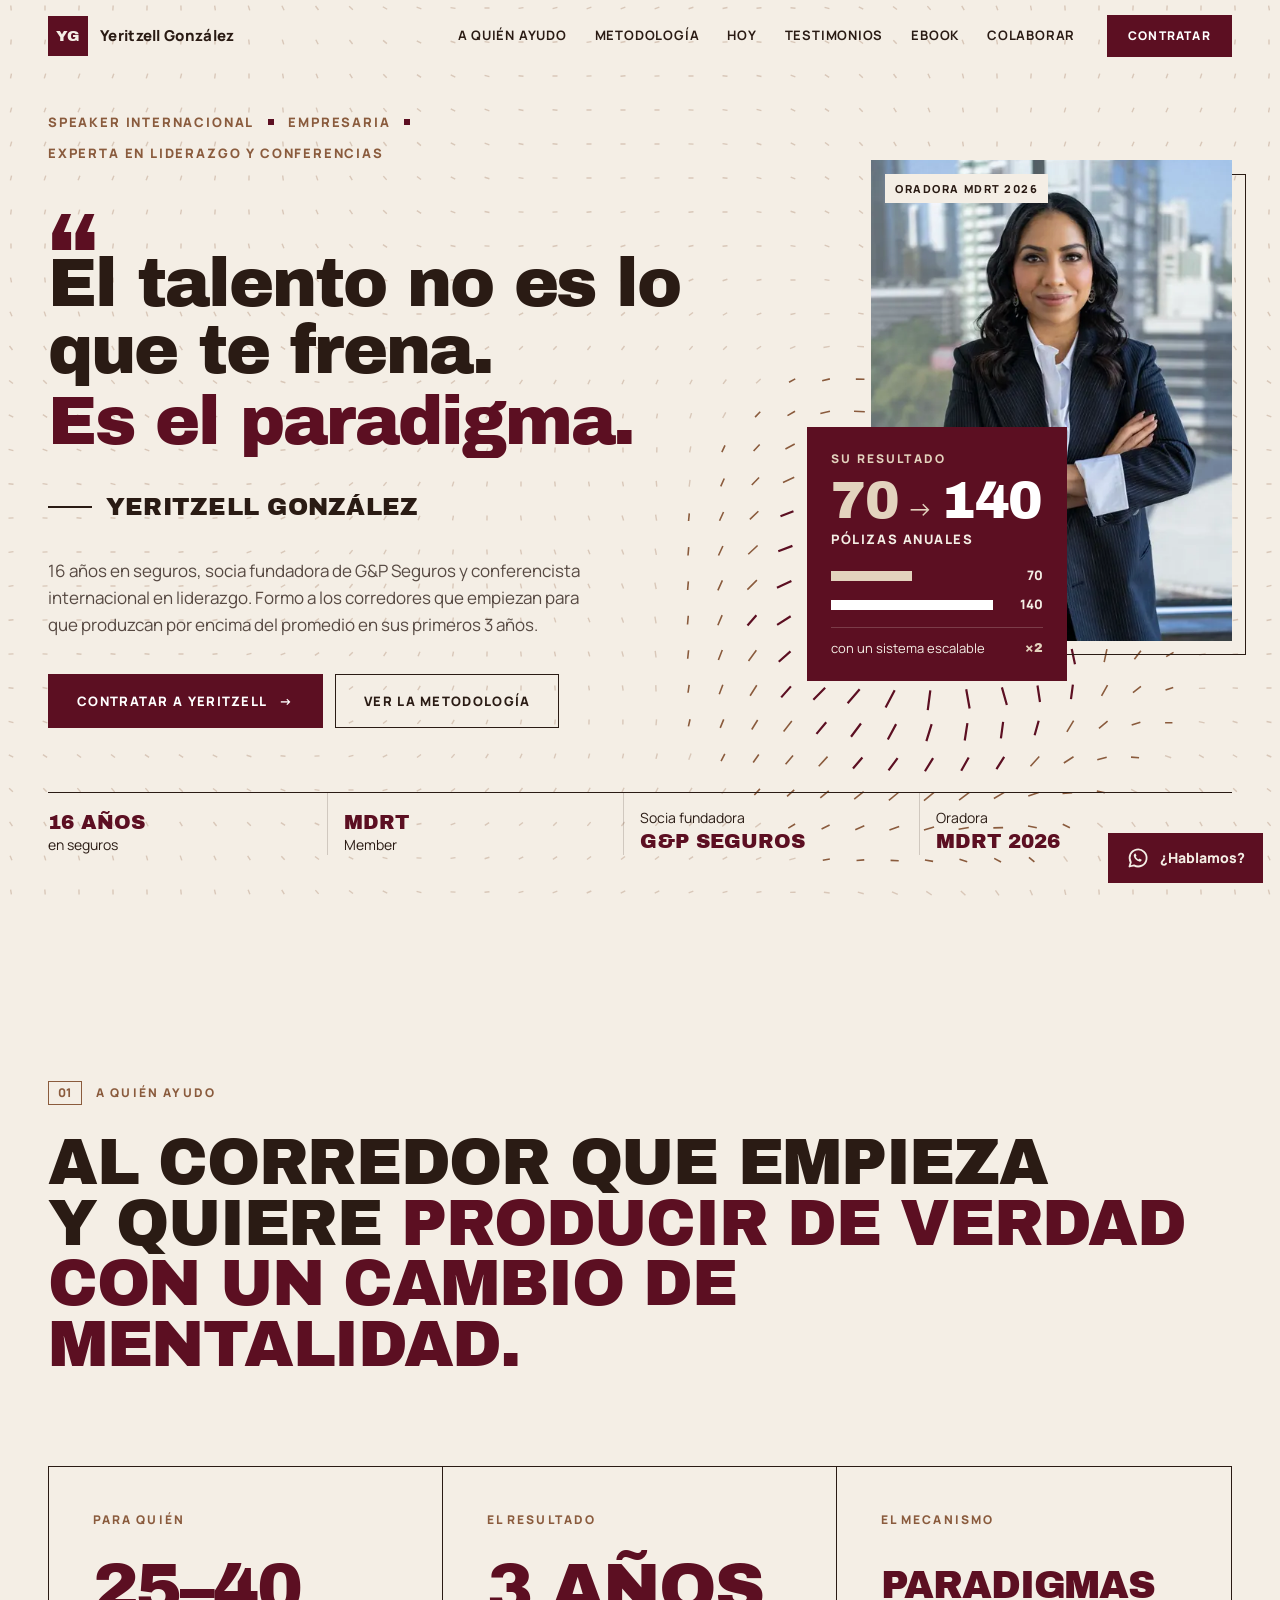
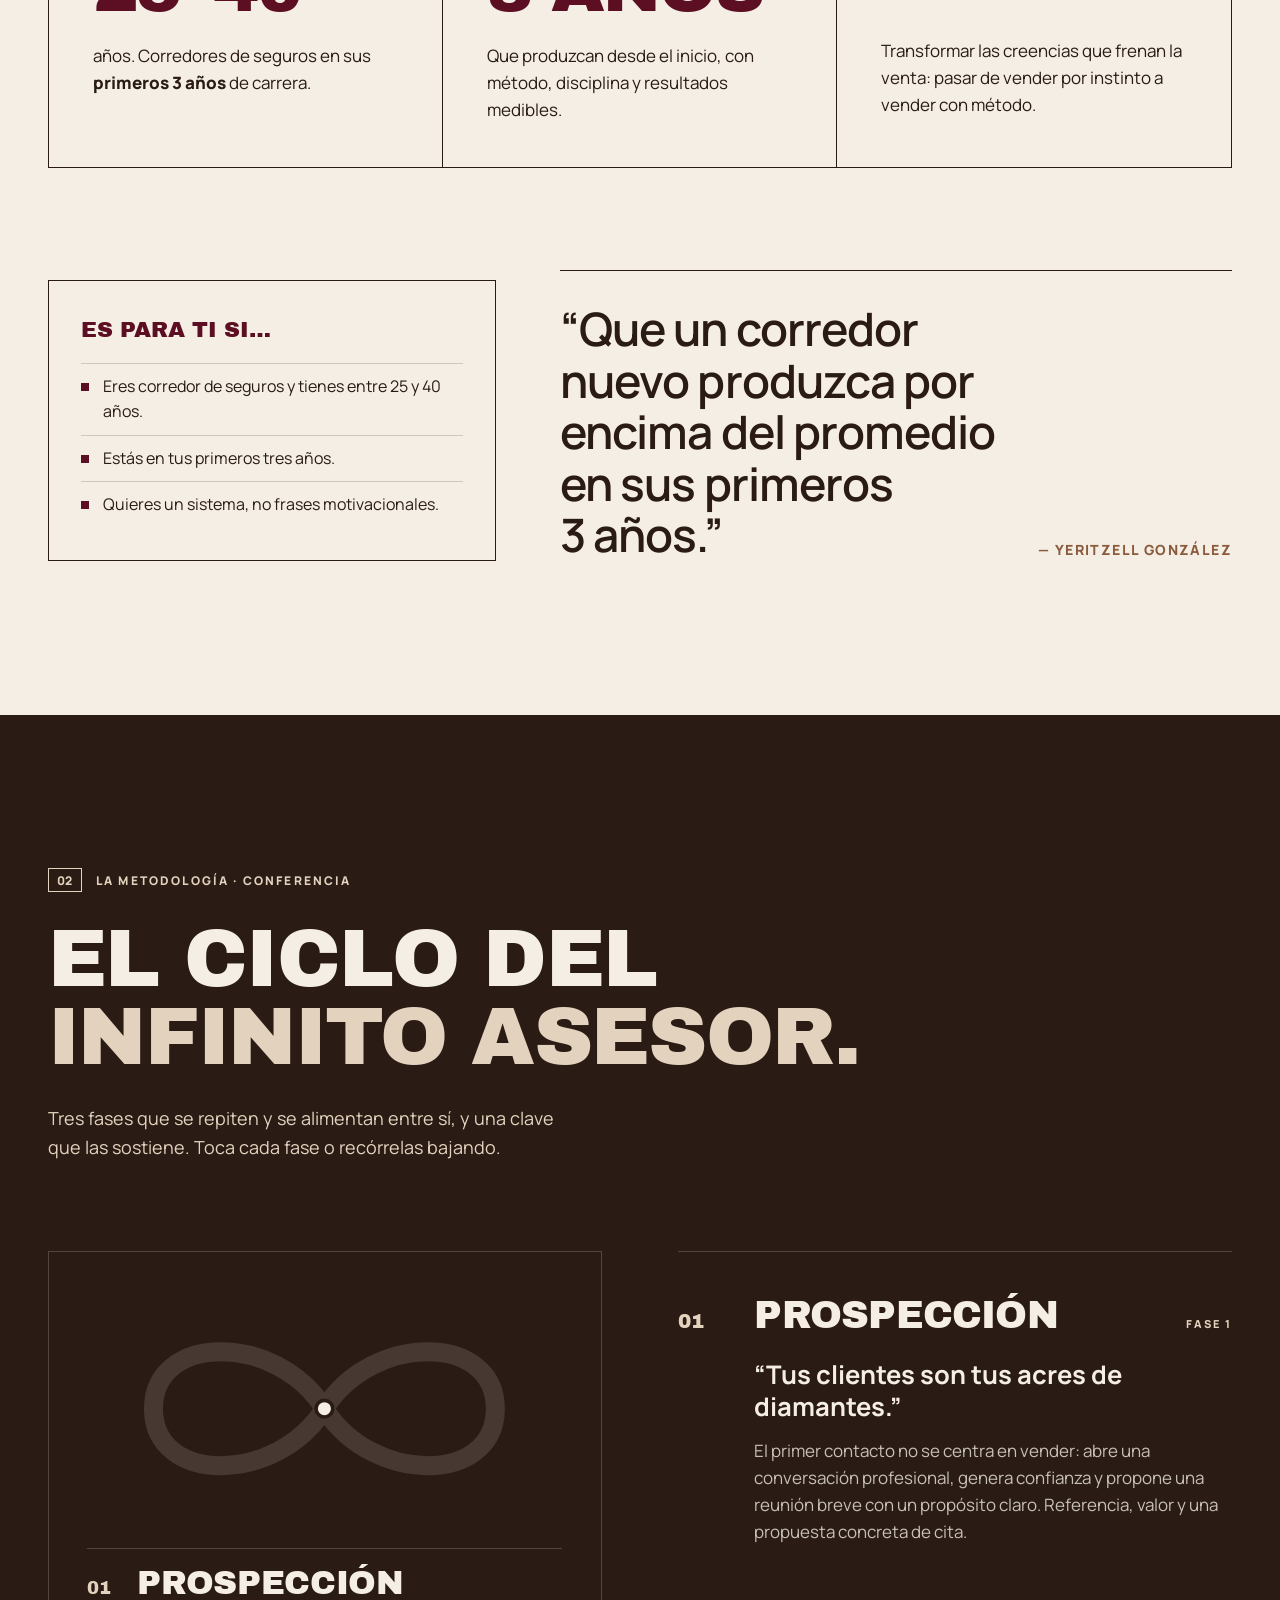
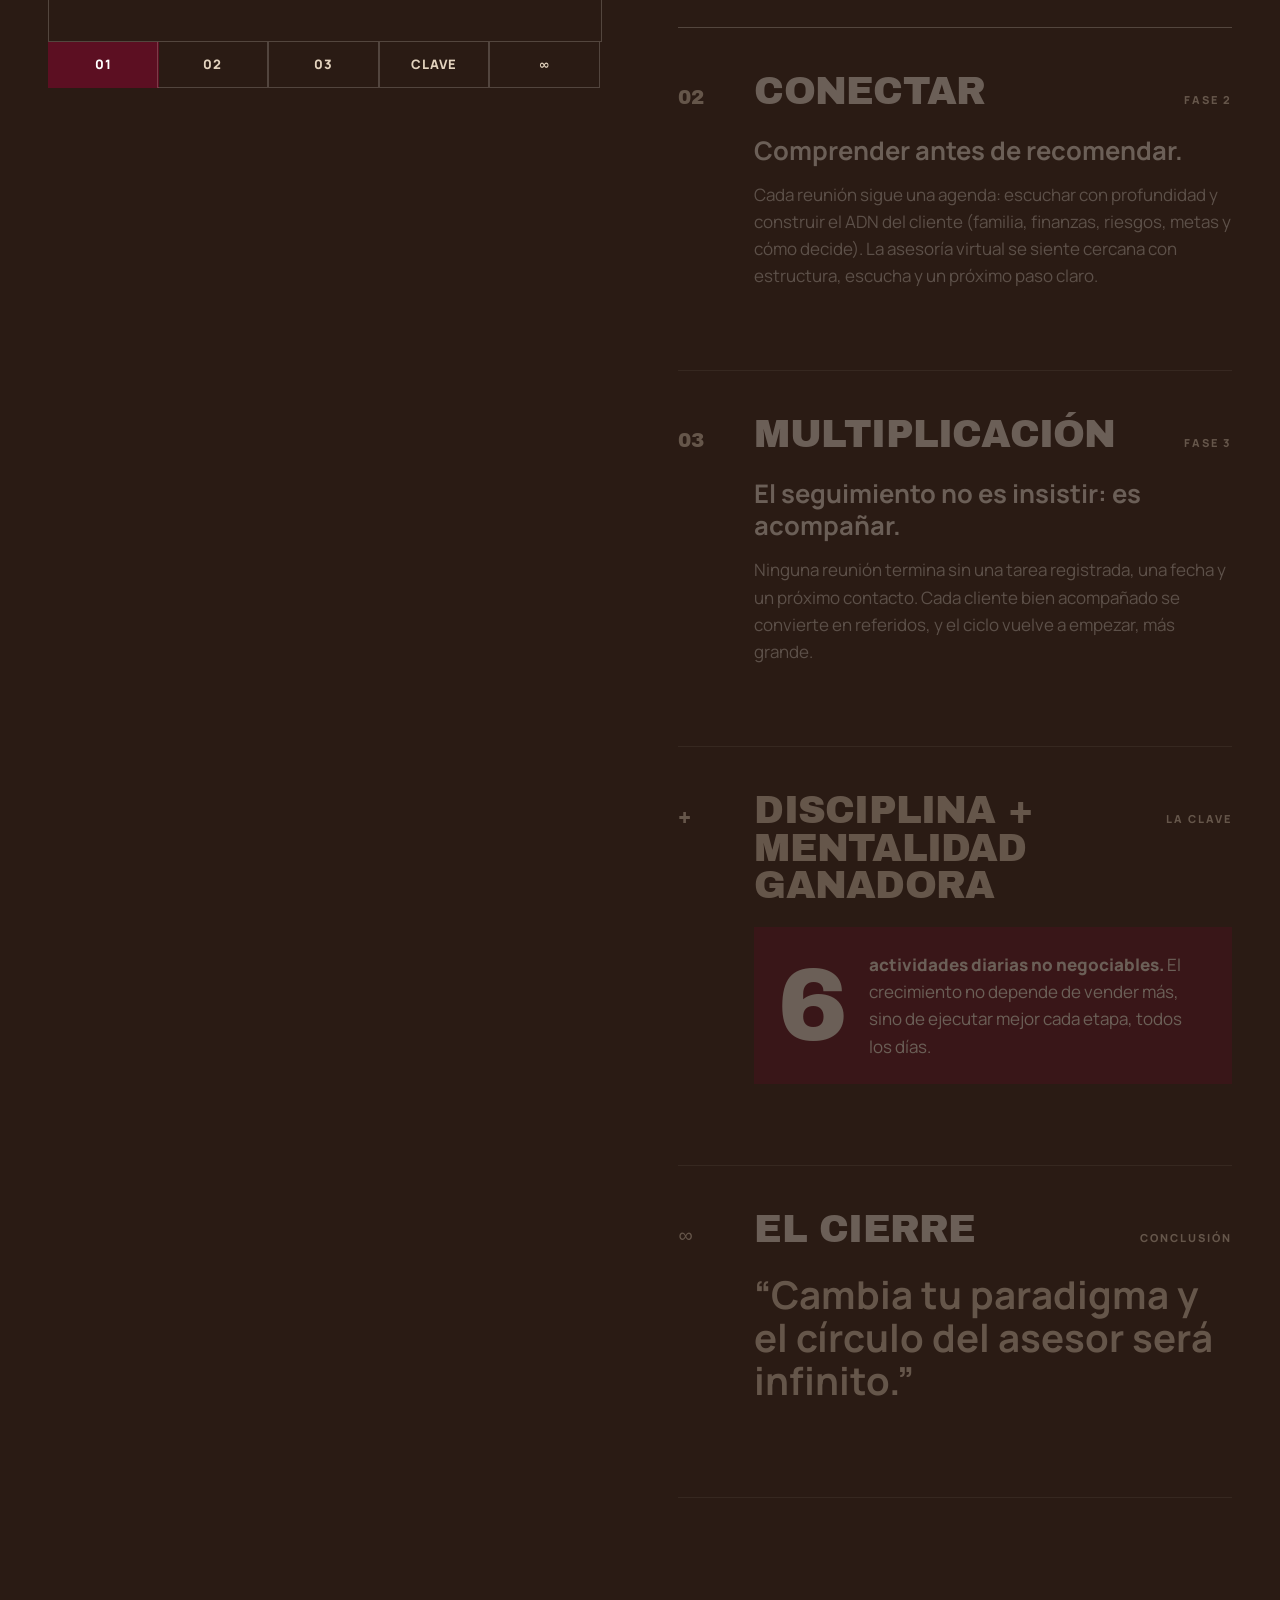
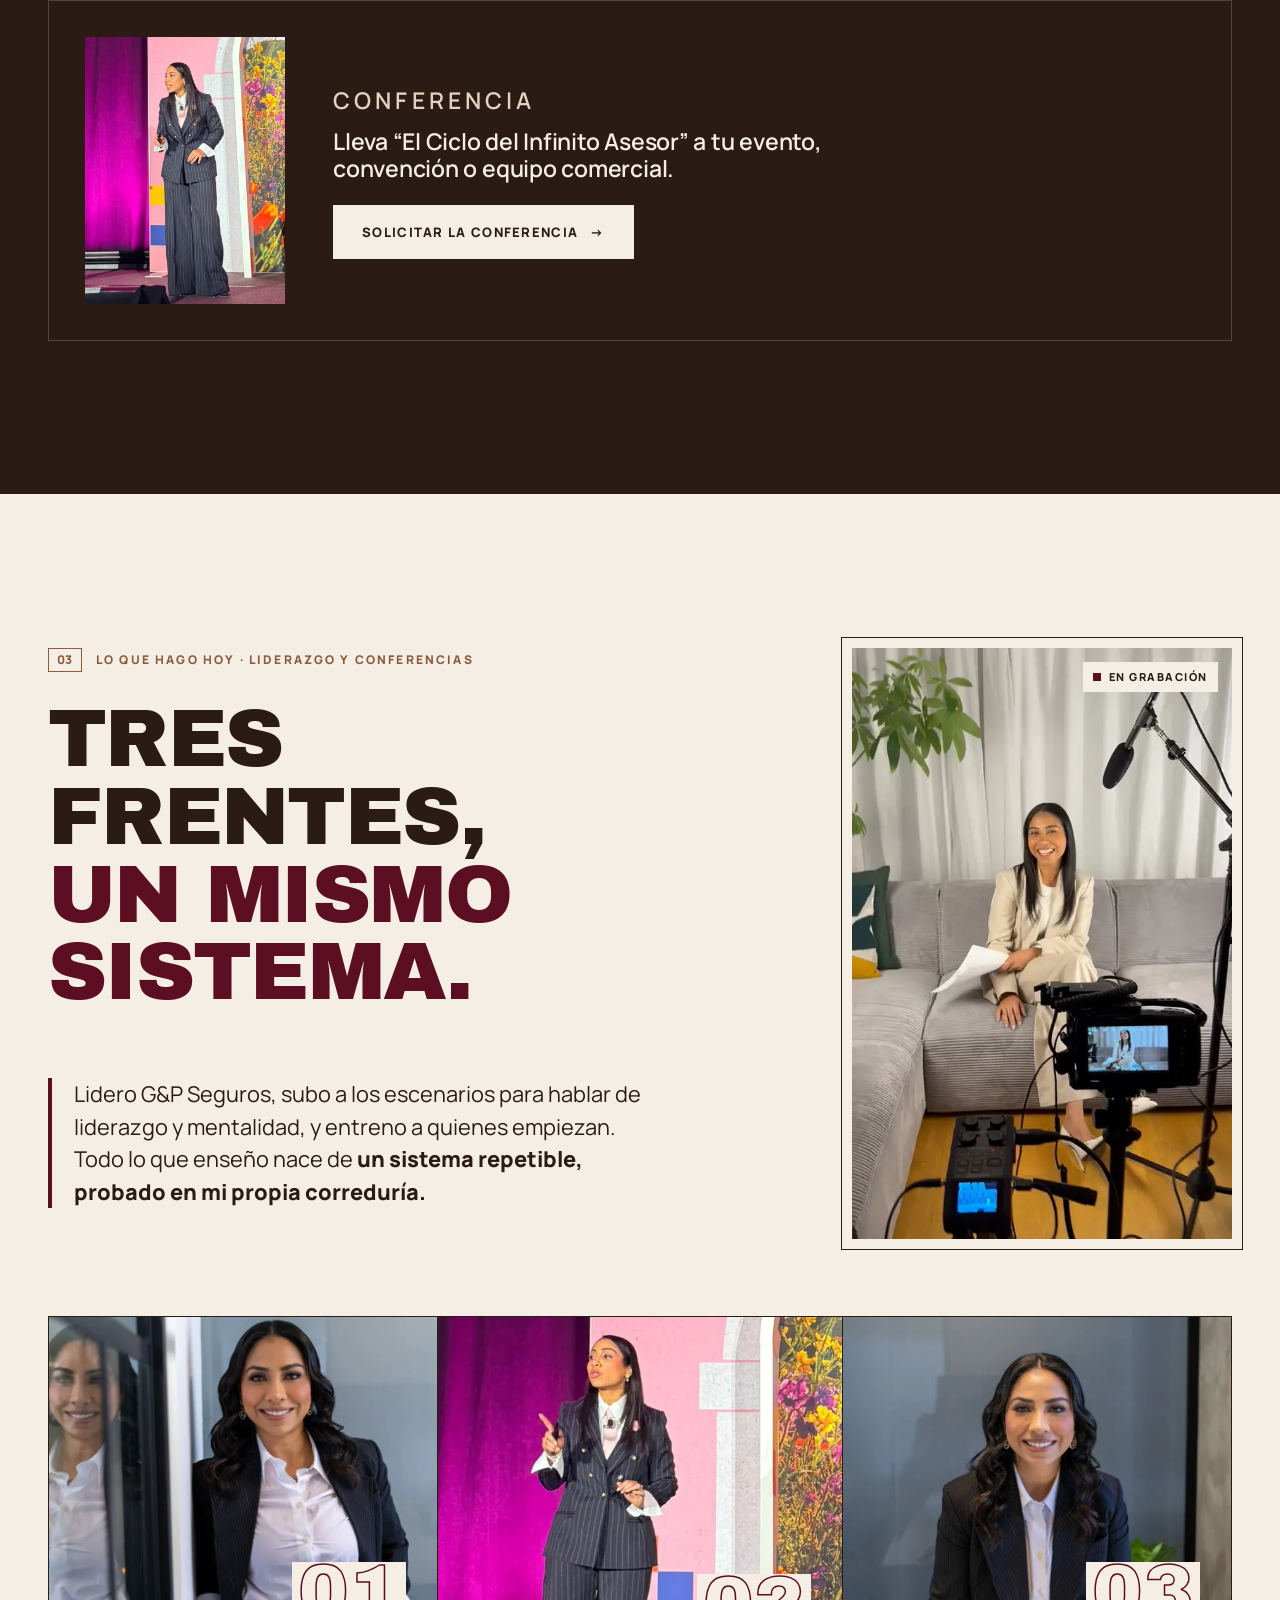
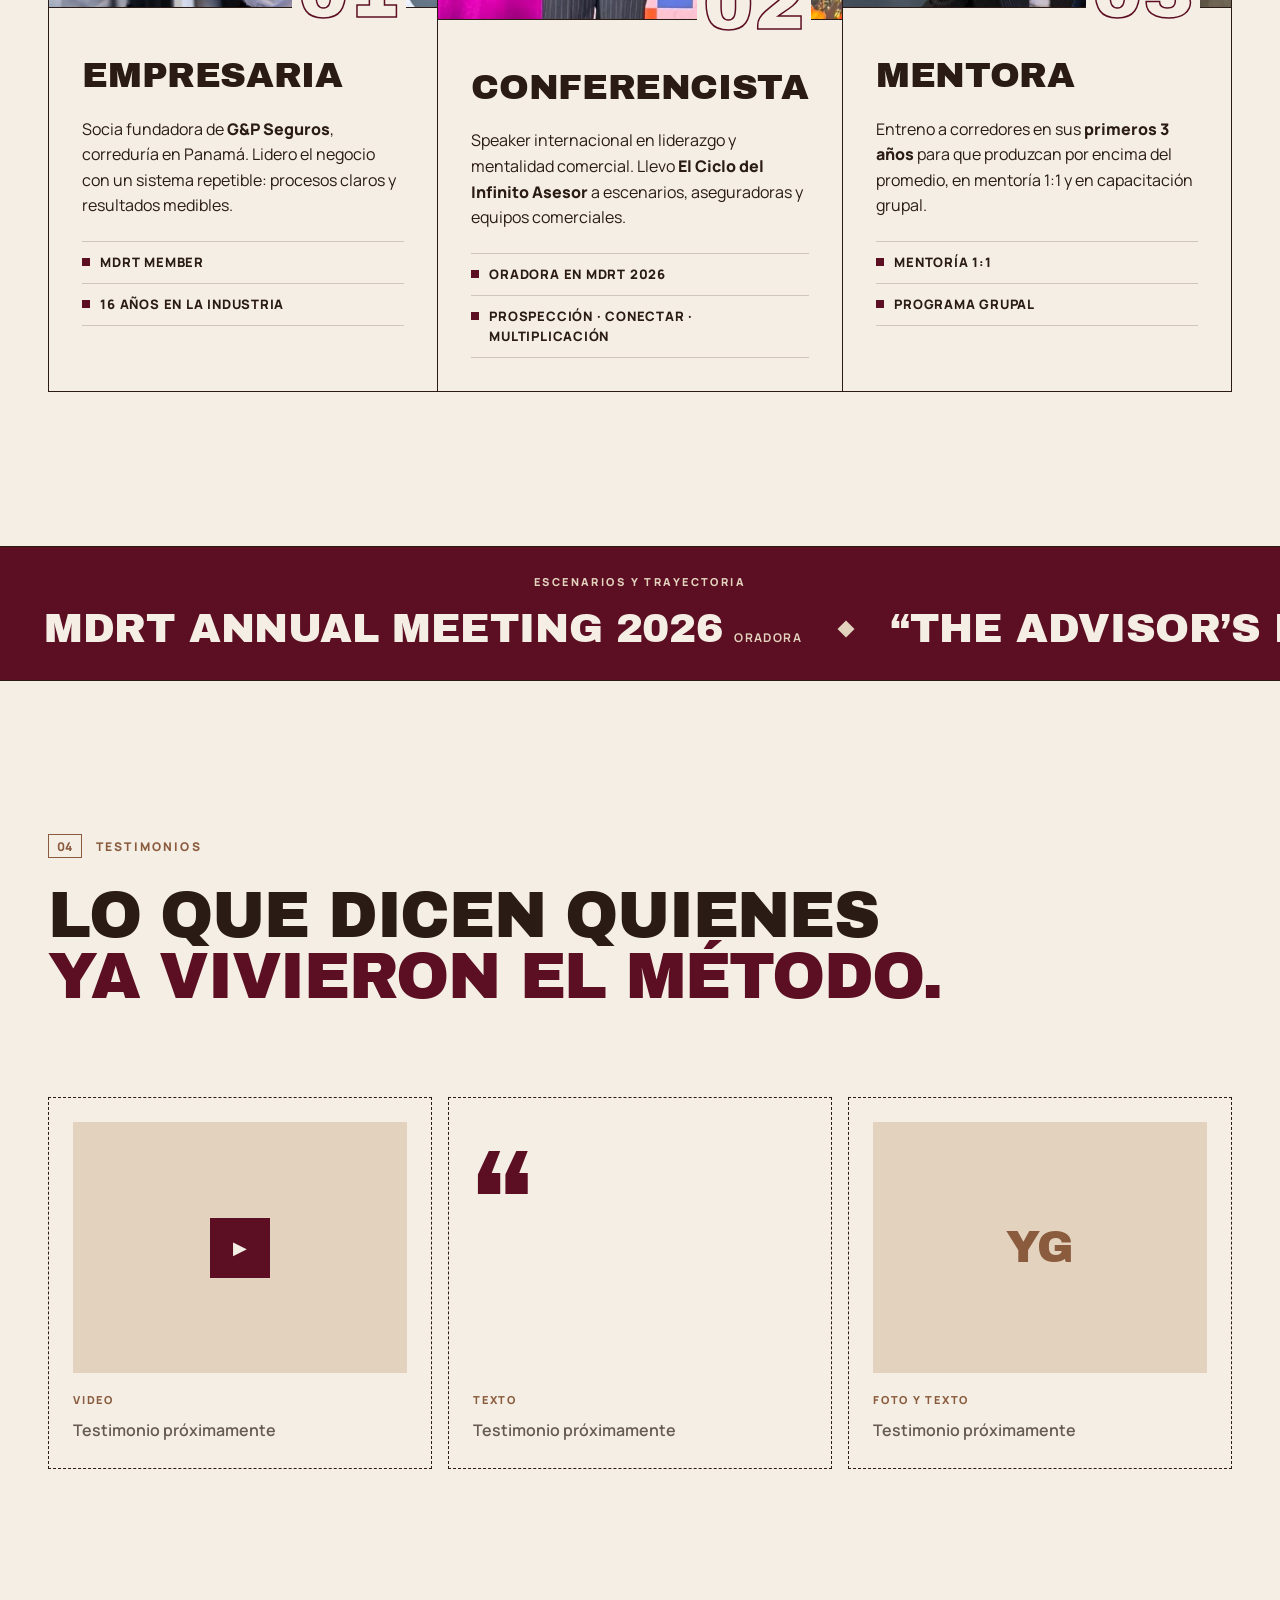
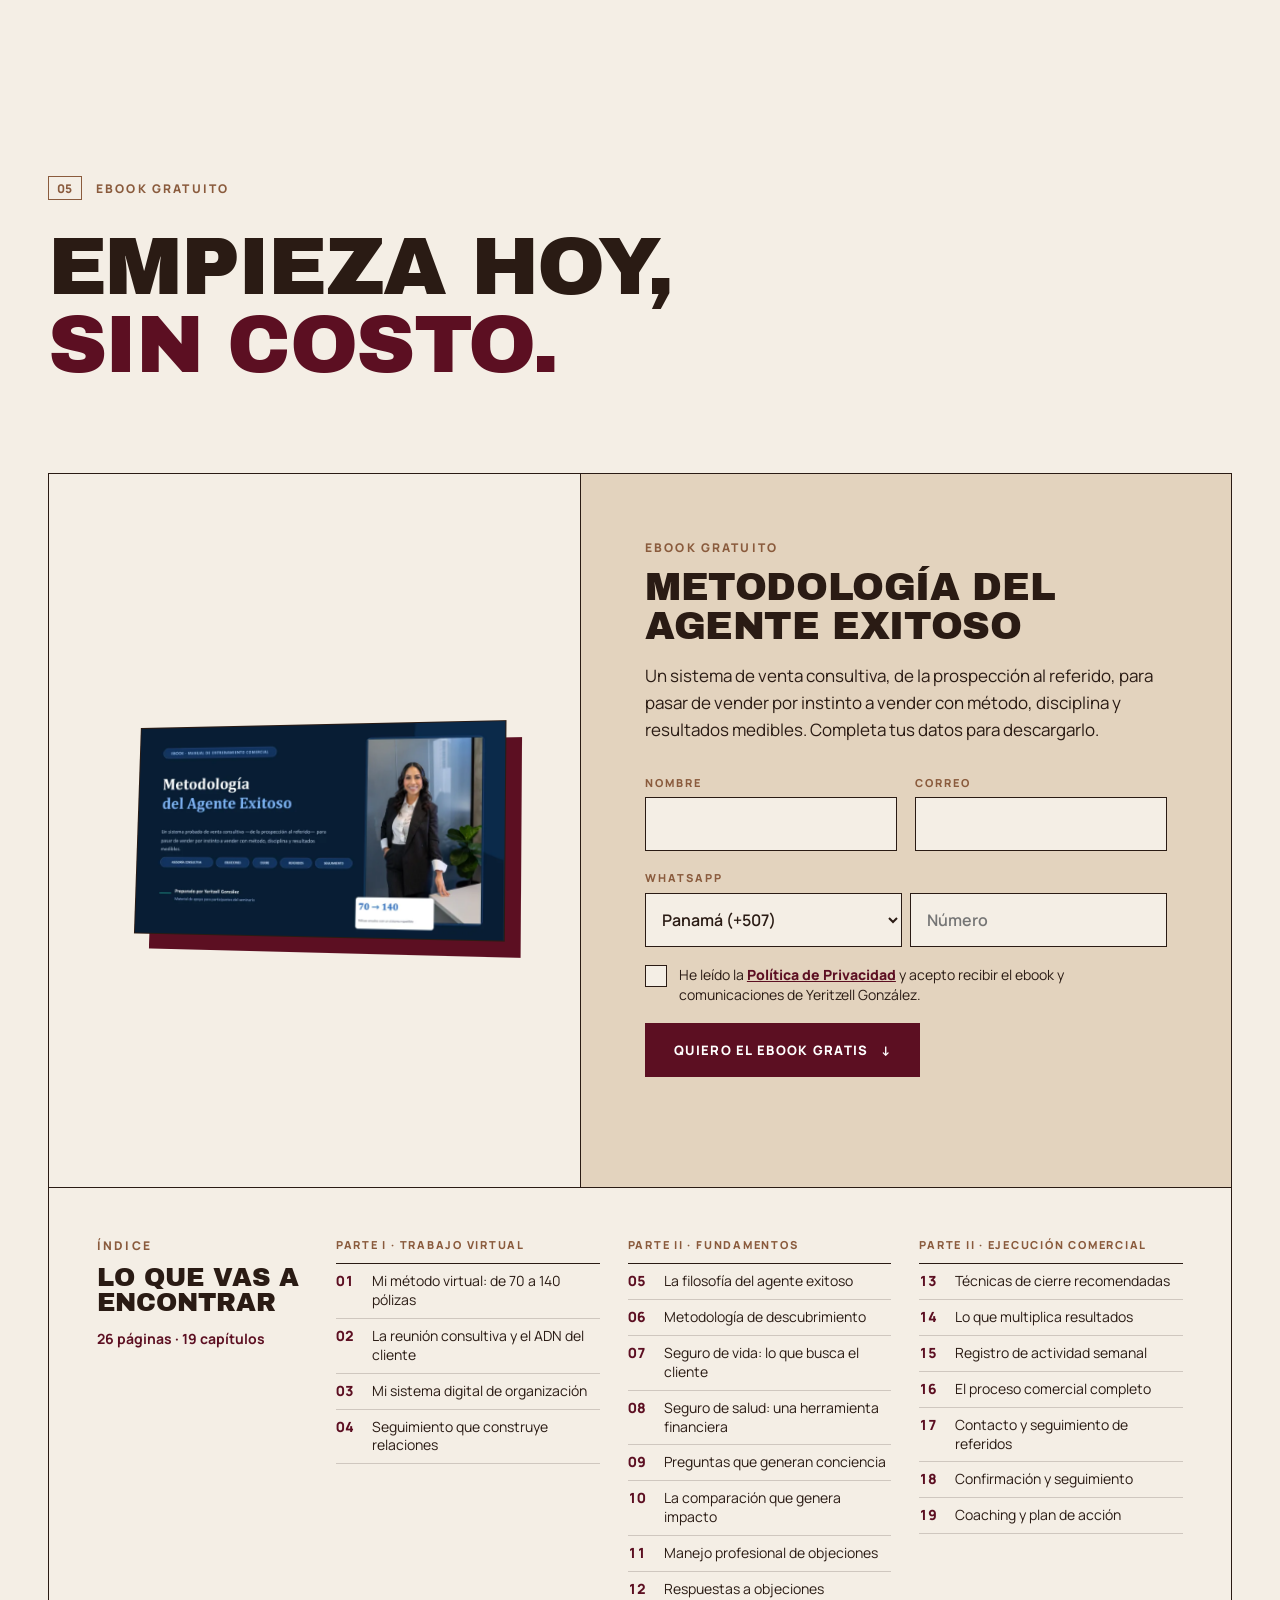
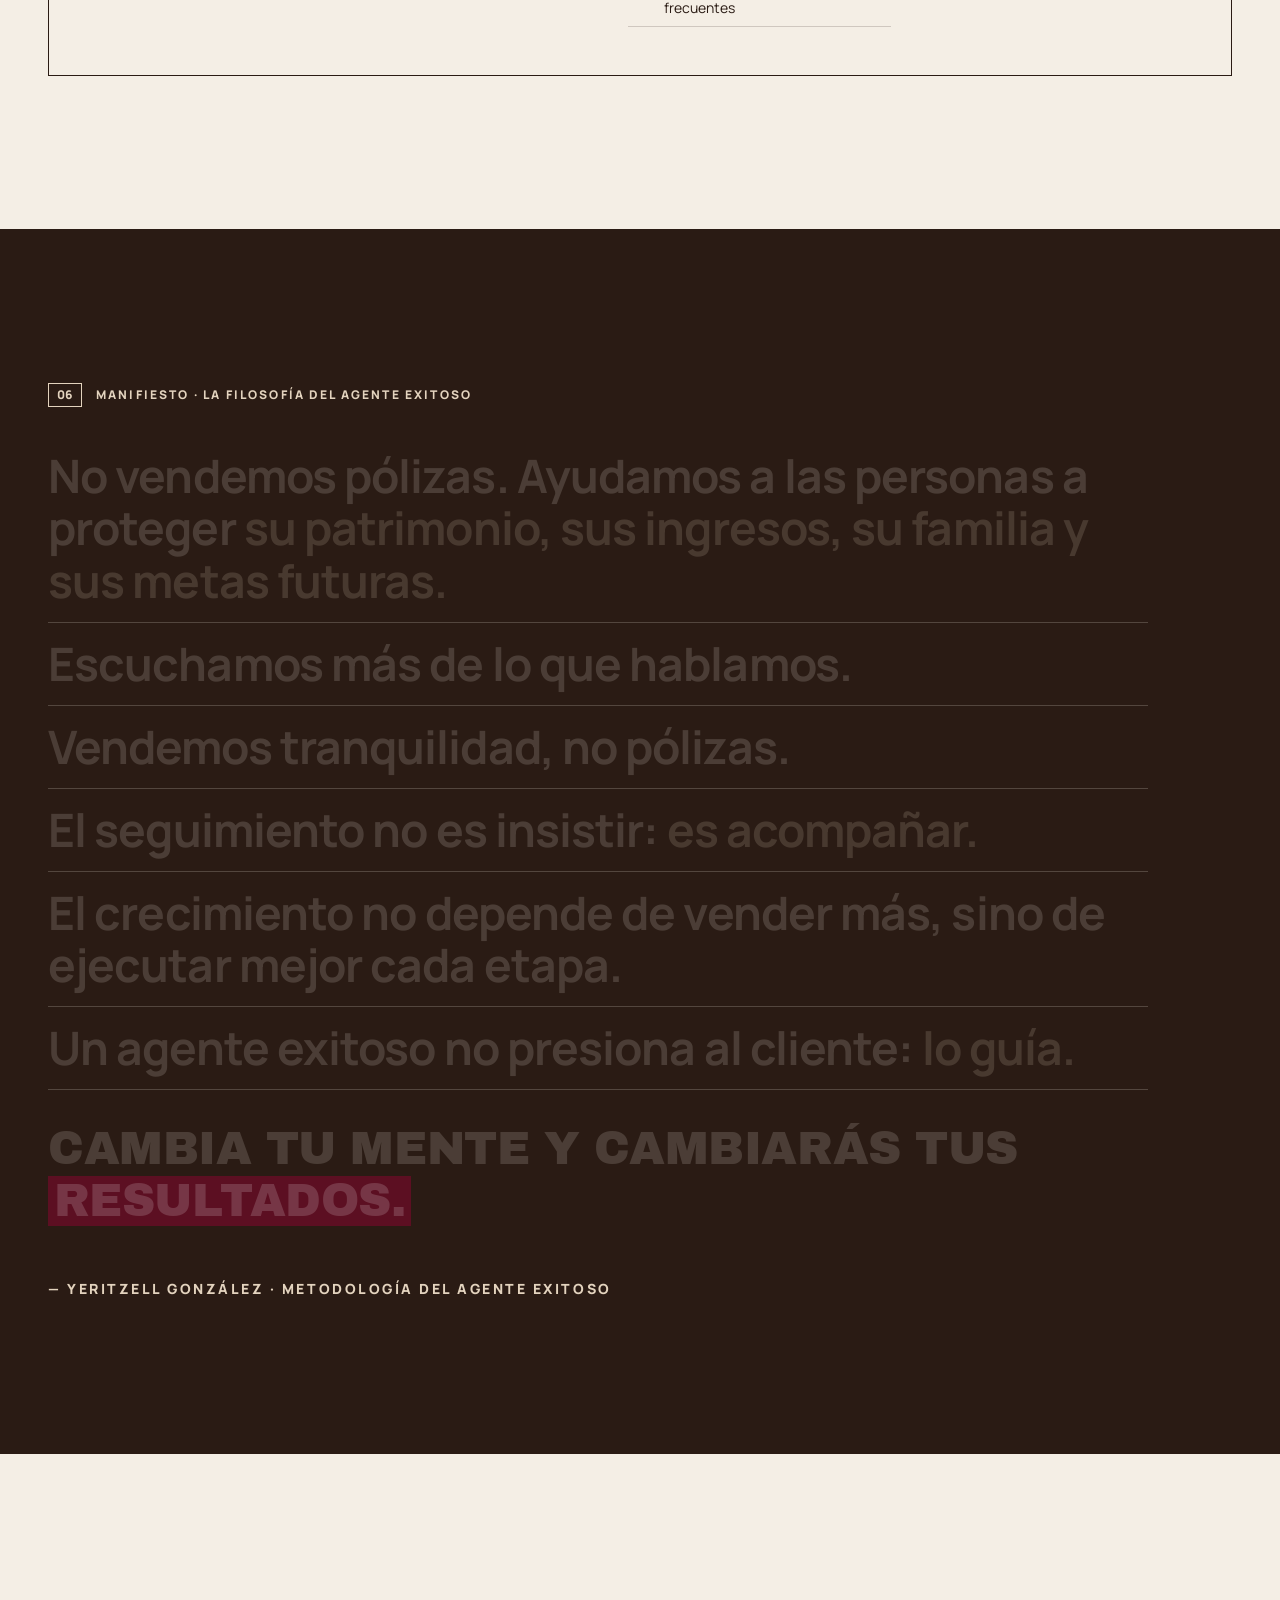
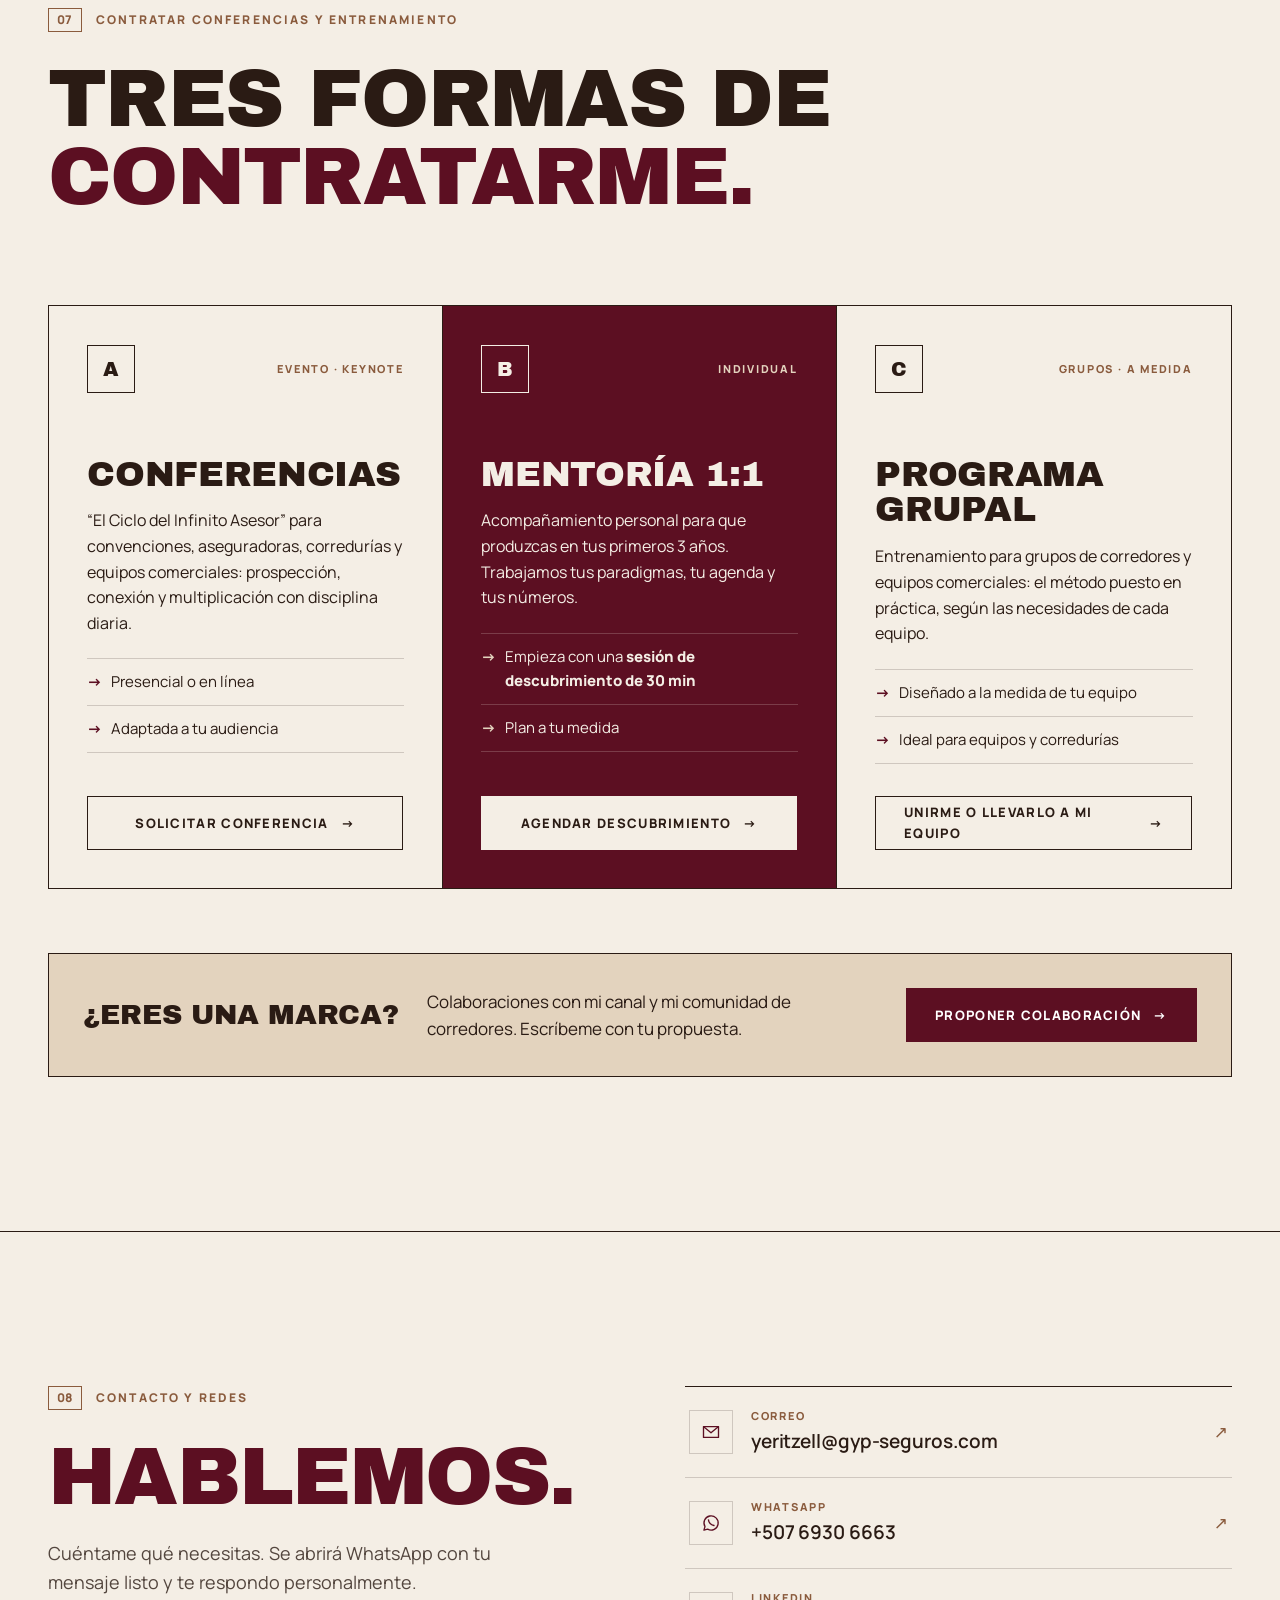
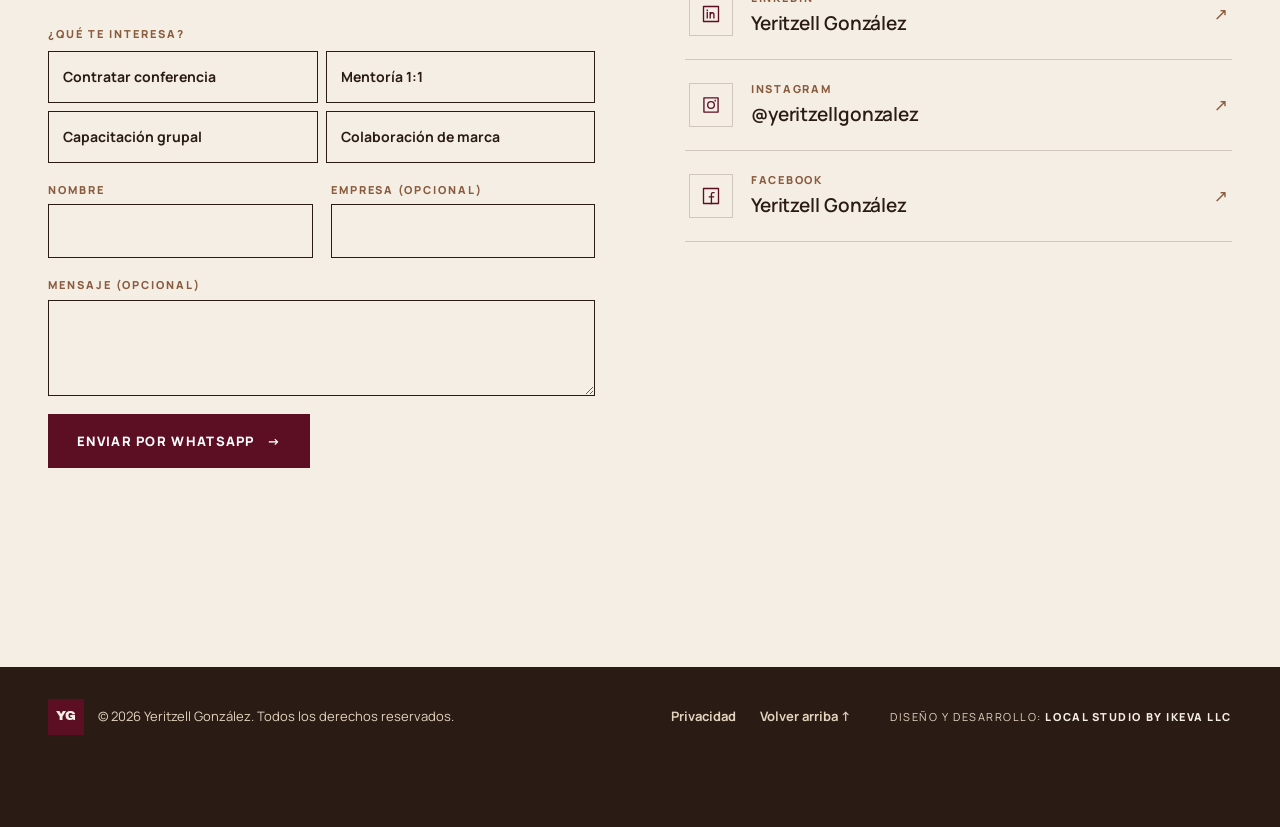
<file: index.html>
<!doctype html>
<html lang="es">
<head>
  <meta charset="utf-8">
  <meta name="viewport" content="width=device-width, initial-scale=1, viewport-fit=cover">
  <title>Yeritzell González — Conferencista internacional en liderazgo y seguros</title>
  <meta name="description" content="Yeritzell González es conferencista internacional y mentora de corredores de seguros, MDRT Member y socia fundadora de G&amp;P Seguros. Contrata conferencias de liderazgo, mentoría 1:1 y capacitación grupal.">
  <meta name="robots" content="noindex, nofollow, noarchive">
  <meta name="theme-color" content="#F4EEE5">
  <link rel="canonical" href="https://jorgeeke-source.github.io/demo-drrrcrtz/">
  <meta property="og:type" content="website">
  <meta property="og:title" content="Yeritzell González — Conferencista internacional en liderazgo y seguros">
  <meta property="og:description" content="De 70 a 140 pólizas anuales con un sistema escalable. Conferencias, mentoría 1:1 y capacitación grupal para corredores de seguros.">
  <meta property="og:url" content="https://jorgeeke-source.github.io/demo-drrrcrtz/">
  <meta property="og:image" content="https://jorgeeke-source.github.io/demo-drrrcrtz/og.jpg">
  <meta property="og:image:width" content="1200">
  <meta property="og:image:height" content="630">
  <meta name="twitter:card" content="summary_large_image">
  <link rel="icon" href="data:image/svg+xml,%3Csvg xmlns='http://www.w3.org/2000/svg' viewBox='0 0 64 64'%3E%3Crect width='64' height='64' fill='%235C0F22'/%3E%3Ctext x='32' y='46' font-family='Arial Black,Arial' font-weight='900' font-size='40' text-anchor='middle' fill='%23F4EEE5'%3EY%3C/text%3E%3C/svg%3E">
  <link rel="preload" href="ArchivoBlack-Regular.woff2" as="font" type="font/woff2" crossorigin>
  <link rel="preload" href="Manrope-Variable.woff2" as="font" type="font/woff2" crossorigin>
  <link rel="stylesheet" href="styles.css?v=20261107c">
  <script>document.documentElement.classList.add('js');</script>
  <script type="application/ld+json">
  {
    "@context": "https://schema.org",
    "@graph": [
      {
        "@type": "Person",
        "@id": "https://jorgeeke-source.github.io/demo-drrrcrtz/#yeritzell",
        "name": "Yeritzell González",
        "url": "https://jorgeeke-source.github.io/demo-drrrcrtz/",
        "image": "https://jorgeeke-source.github.io/demo-drrrcrtz/yeritzell-retrato-800.webp",
        "jobTitle": "Conferencista internacional, empresaria y mentora de corredores de seguros",
        "description": "Conferencista internacional en liderazgo y mentalidad comercial, MDRT Member, oradora en MDRT 2026 y socia fundadora de G&P Seguros. Autora de la conferencia El Ciclo del Infinito Asesor y del ebook Metodología del Agente Exitoso.",
        "email": "mailto:yeritzell@gyp-seguros.com",
        "telephone": "+50769306663",
        "knowsAbout": ["Liderazgo", "Conferencias de ventas", "Seguros", "Mentalidad comercial", "Formación de corredores de seguros", "Venta consultiva"],
        "knowsLanguage": ["es", "de"],
        "worksFor": { "@type": "Organization", "name": "G&P Seguros" },
        "memberOf": { "@type": "Organization", "name": "MDRT" },
        "sameAs": ["https://www.instagram.com/yeritzellgonzalez/"],
        "makesOffer": [
          { "@type": "Offer", "itemOffered": { "@type": "Service", "name": "Conferencias", "description": "Conferencia El Ciclo del Infinito Asesor para convenciones, aseguradoras, corredurías y equipos comerciales." } },
          { "@type": "Offer", "itemOffered": { "@type": "Service", "name": "Mentoría 1:1", "description": "Acompañamiento personal para corredores de seguros en sus primeros 3 años, con sesión de descubrimiento de 30 minutos." } },
          { "@type": "Offer", "itemOffered": { "@type": "Service", "name": "Capacitación grupal", "description": "Entrenamiento a medida para grupos de corredores y equipos comerciales." } }
        ]
      },
      {
        "@type": "Book",
        "name": "Metodología del Agente Exitoso",
        "author": { "@id": "https://jorgeeke-source.github.io/demo-drrrcrtz/#yeritzell" },
        "bookFormat": "https://schema.org/EBook",
        "inLanguage": "es",
        "numberOfPages": 26,
        "isAccessibleForFree": true
      },
      {
        "@type": "WebSite",
        "name": "Yeritzell González",
        "url": "https://jorgeeke-source.github.io/demo-drrrcrtz/",
        "inLanguage": "es"
      }
    ]
  }
  </script>
</head>
<body>
  <canvas class="field" id="field" aria-hidden="true"></canvas>
  <div class="progress" aria-hidden="true"><span></span></div>

  <!-- ============ NAV ============ -->
  <header class="nav" id="nav">
    <a href="#top" class="nav__brand" aria-label="Inicio">
      <span class="nav__mark">YG</span>
      <span class="nav__name">Yeritzell González</span>
    </a>
    <nav class="nav__links" aria-label="Principal">
      <a href="#ayuda">A quién ayudo</a>
      <a href="#metodo">Metodología</a>
      <a href="#hoy">Hoy</a>
      <a href="#testimonios">Testimonios</a>
      <a href="#recursos">Ebook</a>
      <a href="#colaborar">Colaborar</a>
    </nav>
    <a href="#contacto" class="btn btn--vino btn--sm nav__cta" data-magnetic>Contratar</a>
    <button class="nav__burger" id="burger" aria-label="Abrir menú" aria-expanded="false" aria-controls="menu"><span></span><span></span></button>
  </header>
  <div class="menu" id="menu" aria-hidden="true">
    <nav aria-label="Menú móvil">
      <a href="#ayuda"><small>01</small>A quién ayudo</a>
      <a href="#metodo"><small>02</small>Metodología</a>
      <a href="#hoy"><small>03</small>Lo que hago hoy</a>
      <a href="#testimonios"><small>04</small>Testimonios</a>
      <a href="#recursos"><small>05</small>Ebook gratis</a>
      <a href="#manifiesto"><small>06</small>Manifiesto</a>
      <a href="#colaborar"><small>07</small>Colaborar</a>
      <a href="#contacto"><small>08</small>Contacto</a>
    </nav>
    <a class="menu__mail" href="mailto:yeritzell@gyp-seguros.com">yeritzell@gyp-seguros.com</a>
  </div>

  <main id="top">
    <!-- ============ HERO ============ -->
    <section class="hero">
      <div class="wrap">
        <div class="hero__grid">
          <div class="hero__text">
            <p class="hero__roles reveal">
              <span>Speaker Internacional</span><i></i><span>Empresaria</span><i></i><span>Experta en Liderazgo y Conferencias</span>
            </p>
            <blockquote class="hero__quote">
              <p class="hero__said">
                <span class="line"><span class="line__in">El talento no es lo que te frena.</span></span>
                <span class="line line--2"><span class="line__in">Es el paradigma.</span></span>
              </p>
              <footer class="hero__sig reveal">
                <h1 class="hero__name">Yeritzell González</h1>
              </footer>
            </blockquote>
            <p class="hero__sub reveal">16 años en seguros, socia fundadora de G&amp;P Seguros y conferencista internacional en liderazgo. Formo a los corredores que empiezan para que produzcan por encima del promedio en sus primeros 3&nbsp;años.</p>
            <div class="hero__ctas reveal">
              <a href="#contacto" data-interest="conferencia" class="btn btn--vino" data-magnetic>Contratar a Yeritzell <span class="btn__arrow">→</span></a>
              <a href="#metodo" class="btn btn--line" data-magnetic>Ver la metodología</a>
            </div>
          </div>

          <div class="hero__media">
            <figure class="hero__photo reveal">
              <img src="yeritzell-retrato-800.webp" srcset="yeritzell-retrato-480.webp 480w, yeritzell-retrato-800.webp 800w" sizes="(max-width: 860px) 80vw, 34vw" alt="Yeritzell González, conferencista internacional y socia fundadora de G&amp;P Seguros" width="800" height="1200" fetchpriority="high">
              <figcaption>Oradora MDRT 2026</figcaption>
            </figure>
            <aside class="stat reveal" aria-label="Resultado clave">
              <p class="stat__label">Su resultado</p>
              <div class="stat__nums">
                <span class="stat__from" data-count="70">70</span>
                <span class="stat__arrow" aria-hidden="true">→</span>
                <span class="stat__to" data-count="140">140</span>
              </div>
              <p class="stat__unit">pólizas anuales</p>
              <div class="stat__bars" aria-hidden="true">
                <div class="bar"><span style="--w:50%"></span><b>70</b></div>
                <div class="bar bar--2"><span style="--w:100%"></span><b>140</b></div>
              </div>
              <p class="stat__note">con un sistema escalable <strong>×2</strong></p>
            </aside>
          </div>
        </div>

        <ul class="hero__creds reveal">
          <li><strong>16 años</strong> en seguros</li>
          <li><strong>MDRT</strong> Member</li>
          <li>Socia fundadora <strong>G&amp;P Seguros</strong></li>
          <li>Oradora <strong>MDRT 2026</strong></li>
        </ul>
      </div>
    </section>

    <!-- ============ A QUIÉN AYUDA ============ -->
    <section class="sec ayuda" id="ayuda">
      <div class="wrap">
        <header class="sec__head reveal">
          <p class="kicker"><span>01</span>A quién ayudo</p>
          <h2 class="h2">Al corredor que empieza<br>y quiere <mark>producir de verdad con un cambio de mentalidad.</mark></h2>
        </header>

        <div class="ayuda__grid">
          <article class="cell reveal">
            <p class="cell__tag">Para quién</p>
            <p class="cell__big">25–40</p>
            <p class="cell__txt">años. Corredores de seguros en sus <strong>primeros 3 años</strong> de carrera.</p>
          </article>
          <article class="cell reveal">
            <p class="cell__tag">El resultado</p>
            <p class="cell__big">3 años</p>
            <p class="cell__txt">Que produzcan desde el inicio, con método, disciplina y resultados medibles.</p>
          </article>
          <article class="cell reveal">
            <p class="cell__tag">El mecanismo</p>
            <p class="cell__big cell__big--sm">Paradigmas</p>
            <p class="cell__txt">Transformar las creencias que frenan la venta: pasar de vender por instinto a vender con método.</p>
          </article>
        </div>

        <div class="ayuda__para">
          <div class="para reveal">
            <p class="para__t">Es para ti si…</p>
            <ul><li>Eres corredor de seguros y tienes entre 25 y 40 años.</li><li>Estás en tus primeros tres años.</li><li>Quieres un sistema, no frases motivacionales.</li></ul>
          </div>
          <blockquote class="ayuda__quote reveal">
            <p>“Que un corredor nuevo produzca por encima del promedio en sus primeros 3&nbsp;años.”</p>
            <cite>— Yeritzell González</cite>
          </blockquote>
        </div>
      </div>
    </section>

    <!-- ============ METODOLOGÍA ============ -->
    <section class="sec metodo" id="metodo">
      <div class="wrap">
        <header class="sec__head reveal">
          <p class="kicker kicker--light"><span>02</span>La metodología · Conferencia</p>
          <h2 class="h2 h2--light">El Ciclo del<br><mark>Infinito Asesor.</mark></h2>
          <p class="sec__intro">Tres fases que se repiten y se alimentan entre sí, y una clave que las sostiene. Toca cada fase o recórrelas bajando.</p>
        </header>

        <div class="metodo__body">
          <div class="metodo__visual">
            <div class="loop" aria-hidden="true">
              <svg viewBox="0 0 400 200" class="loop__svg">
                <path class="loop__base" d="M200,100 C240,36 344,36 344,100 C344,164 240,164 200,100 C160,36 56,36 56,100 C56,164 160,164 200,100 Z"/>
                <path class="loop__draw" id="loopPath" d="M200,100 C240,36 344,36 344,100 C344,164 240,164 200,100 C160,36 56,36 56,100 C56,164 160,164 200,100 Z"/>
                <circle class="loop__dot" id="loopDot" r="7" cx="200" cy="100"/>
              </svg>
              <div class="loop__label"><span id="loopNum">01</span><b id="loopName">Prospección</b></div>
            </div>
            <ol class="loop__tabs" aria-label="Ir a una fase">
              <li><button data-go="0" class="is-on">01</button></li>
              <li><button data-go="1">02</button></li>
              <li><button data-go="2">03</button></li>
              <li><button data-go="3">Clave</button></li>
              <li><button data-go="4">∞</button></li>
            </ol>
          </div>

          <ol class="steps">
            <li class="step is-on" data-step="0" data-name="Prospección" data-num="01">
              <button class="step__head"><span class="step__n">01</span><span class="step__t">Prospección</span><span class="step__p">Fase 1</span></button>
              <div class="step__body">
                <p class="step__quote">“Tus clientes son tus acres de diamantes.”</p>
                <p>El primer contacto no se centra en vender: abre una conversación profesional, genera confianza y propone una reunión breve con un propósito claro. Referencia, valor y una propuesta concreta de cita.</p>
              </div>
            </li>
            <li class="step" data-step="1" data-name="Conectar" data-num="02">
              <button class="step__head"><span class="step__n">02</span><span class="step__t">Conectar</span><span class="step__p">Fase 2</span></button>
              <div class="step__body">
                <p class="step__quote">Comprender antes de recomendar.</p>
                <p>Cada reunión sigue una agenda: escuchar con profundidad y construir el ADN del cliente (familia, finanzas, riesgos, metas y cómo decide). La asesoría virtual se siente cercana con estructura, escucha y un próximo paso claro.</p>
              </div>
            </li>
            <li class="step" data-step="2" data-name="Multiplicación" data-num="03">
              <button class="step__head"><span class="step__n">03</span><span class="step__t">Multiplicación</span><span class="step__p">Fase 3</span></button>
              <div class="step__body">
                <p class="step__quote">El seguimiento no es insistir: es acompañar.</p>
                <p>Ninguna reunión termina sin una tarea registrada, una fecha y un próximo contacto. Cada cliente bien acompañado se convierte en referidos, y el ciclo vuelve a empezar, más grande.</p>
              </div>
            </li>
            <li class="step step--key" data-step="3" data-name="La clave" data-num="+">
              <button class="step__head"><span class="step__n">+</span><span class="step__t">Disciplina + mentalidad ganadora</span><span class="step__p">La clave</span></button>
              <div class="step__body">
                <div class="six">
                  <span class="six__n">6</span>
                  <p><strong>actividades diarias no negociables.</strong> El crecimiento no depende de vender más, sino de ejecutar mejor cada etapa, todos los días.</p>
                </div>
              </div>
            </li>
            <li class="step step--end" data-step="4" data-name="Infinito" data-num="∞">
              <button class="step__head"><span class="step__n">∞</span><span class="step__t">El cierre</span><span class="step__p">Conclusión</span></button>
              <div class="step__body">
                <p class="step__quote step__quote--xl">“Cambia tu paradigma y el círculo del asesor será infinito.”</p>
              </div>
            </li>
          </ol>
        </div>

        <div class="metodo__cta reveal">
          <img src="yeritzell-escenario-670.webp" alt="Yeritzell González dando una conferencia en escenario" width="670" height="916" loading="lazy">
          <div>
            <p class="cell__tag cell__tag--light">Conferencia</p>
            <p class="metodo__cta-t">Lleva “El Ciclo del Infinito Asesor” a tu evento, convención o equipo comercial.</p>
            <a href="#contacto" data-interest="conferencia" class="btn btn--hueso" data-magnetic>Solicitar la conferencia <span class="btn__arrow">→</span></a>
          </div>
        </div>
      </div>
    </section>

    <!-- ============ LO QUE HAGO HOY ============ -->
    <section class="sec hoy" id="hoy">
      <div class="wrap">
        <div class="hoy__top">
          <header class="sec__head reveal">
            <p class="kicker"><span>03</span>Lo que hago hoy · Liderazgo y conferencias</p>
            <h2 class="h2">Tres frentes,<br><mark>un mismo sistema.</mark></h2>
          </header>
          <figure class="reel reveal">
            <video id="reel" muted loop playsinline preload="none" poster="hero-reel-poster.webp" aria-label="Yeritzell González en una grabación">
              <source src="hero-reel.mp4" type="video/mp4">
            </video>
            <figcaption>En grabación</figcaption>
          </figure>
          <div class="hoy__story reveal">
            <p>Lidero G&amp;P Seguros, subo a los escenarios para hablar de liderazgo y mentalidad, y entreno a quienes empiezan. Todo lo que enseño nace de <strong>un sistema repetible, probado en mi propia correduría.</strong></p>
          </div>
        </div>

        <div class="pillars">
          <article class="pillar reveal">
            <div class="pillar__img"><img src="yeritzell-oficina-4-800.webp" alt="Yeritzell González en su oficina" width="800" height="1200" loading="lazy"></div>
            <div class="pillar__body">
              <p class="pillar__n">01</p>
              <h3 class="pillar__t">Empresaria</h3>
              <p class="pillar__d">Socia fundadora de <strong>G&amp;P Seguros</strong>, correduría en Panamá. Lidero el negocio con un sistema repetible: procesos claros y resultados medibles.</p>
              <ul class="pillar__list"><li>MDRT Member</li><li>16 años en la industria</li></ul>
            </div>
          </article>
          <article class="pillar reveal">
            <div class="pillar__img"><img src="yeritzell-conferencia-640.webp" alt="Yeritzell González en el escenario" width="640" height="800" loading="lazy"></div>
            <div class="pillar__body">
              <p class="pillar__n">02</p>
              <h3 class="pillar__t">Conferencista</h3>
              <p class="pillar__d">Speaker internacional en liderazgo y mentalidad comercial. Llevo <strong>El Ciclo del Infinito Asesor</strong> a escenarios, aseguradoras y equipos comerciales.</p>
              <ul class="pillar__list"><li>Oradora en MDRT 2026</li><li>Prospección · Conectar · Multiplicación</li></ul>
            </div>
          </article>
          <article class="pillar reveal">
            <div class="pillar__img"><img src="yeritzell-oficina-3-800.webp" alt="Yeritzell González sonriendo, apoyada en una mesa" width="800" height="1200" loading="lazy"></div>
            <div class="pillar__body">
              <p class="pillar__n">03</p>
              <h3 class="pillar__t">Mentora</h3>
              <p class="pillar__d">Entreno a corredores en sus <strong>primeros 3 años</strong> para que produzcan por encima del promedio, en mentoría 1:1 y en capacitación grupal.</p>
              <ul class="pillar__list"><li>Mentoría 1:1</li><li>Programa grupal</li></ul>
            </div>
          </article>
        </div>
      </div>
    </section>

    <!-- ============ FRANJA DE PRENSA / ESCENARIOS ============ -->
    <section class="press" aria-label="Trayectoria y escenarios">
      <p class="press__label">Escenarios y trayectoria</p>
      <div class="marquee">
        <div class="marquee__track">
          <ul>
            <li>MDRT Annual Meeting 2026 <small>Oradora</small></li>
            <li>“The advisor’s endless cycle” <small>Panel</small></li>
            <li>MDRT <small>Member</small></li>
            <li>G&amp;P Seguros <small>Socia fundadora</small></li>
            <li>16 años <small>en seguros</small></li>
          </ul>
          <ul aria-hidden="true">
            <li>MDRT Annual Meeting 2026 <small>Oradora</small></li>
            <li>“The advisor’s endless cycle” <small>Panel</small></li>
            <li>MDRT <small>Member</small></li>
            <li>G&amp;P Seguros <small>Socia fundadora</small></li>
            <li>16 años <small>en seguros</small></li>
          </ul>
        </div>
      </div>
    </section>

    <!-- ============ TESTIMONIOS ============ -->
    <section class="sec testimonios" id="testimonios">
      <div class="wrap">
        <header class="sec__head reveal">
          <p class="kicker"><span>04</span>Testimonios</p>
          <h2 class="h2">Lo que dicen quienes<br><mark>ya vivieron el método.</mark></h2>
        </header>

        <!-- Marco provisional: se sustituye solo al añadir testimonios en manifest.js -->
        <div class="testis" id="testis">
          <article class="testi testi--slot reveal">
            <div class="testi__media"><span class="testi__play" aria-hidden="true">▶</span></div>
            <p class="testi__tag">Video</p>
            <p class="testi__soon">Testimonio próximamente</p>
          </article>
          <article class="testi testi--slot reveal">
            <p class="testi__mark" aria-hidden="true">“</p>
            <p class="testi__tag">Texto</p>
            <p class="testi__soon">Testimonio próximamente</p>
          </article>
          <article class="testi testi--slot reveal">
            <div class="testi__media"><span class="testi__initial" aria-hidden="true">YG</span></div>
            <p class="testi__tag">Foto y texto</p>
            <p class="testi__soon">Testimonio próximamente</p>
          </article>
        </div>
      </div>
    </section>

    <!-- ============ RECURSOS: EBOOK ============ -->
    <section class="sec recursos" id="recursos">
      <div class="wrap">
        <header class="sec__head reveal">
          <p class="kicker"><span>05</span>Ebook gratuito</p>
          <h2 class="h2">Empieza hoy,<br><mark>sin costo.</mark></h2>
        </header>

        <div class="ebook reveal" id="ebook">
          <div class="ebook__cover">
            <div class="book">
              <img src="ebook-portada.webp" alt="Portada del ebook Metodología del Agente Exitoso" width="960" height="540" loading="lazy">
            </div>
          </div>
          <div class="ebook__content">
            <p class="cell__tag">Ebook gratuito</p>
            <h3 class="h3">Metodología del Agente Exitoso</h3>
            <p>Un sistema de venta consultiva, de la prospección al referido, para pasar de vender por instinto a vender con método, disciplina y resultados medibles. Completa tus datos para descargarlo.</p>
            <form class="form" id="leadForm" novalidate>
              <div class="form__row">
                <label class="field-in"><span>Nombre</span><input type="text" name="nombre" autocomplete="name" required></label>
                <label class="field-in"><span>Correo</span><input type="email" name="email" autocomplete="email" required></label>
              </div>
              <div class="field-in">
                <span id="waLabel">WhatsApp</span>
                <div class="phone">
                  <select name="pais" id="leadCountry" aria-label="País y prefijo telefónico" autocomplete="country" required>
                    <option value="PA" data-prefix="507">Panamá (+507)</option>
                  </select>
                  <input type="tel" name="whatsapp" autocomplete="tel-national" inputmode="tel" placeholder="Número" aria-labelledby="waLabel" required>
                </div>
              </div>
              <label class="hp" aria-hidden="true">Empresa<input type="text" name="empresa" tabindex="-1" autocomplete="off"></label>
              <label class="check"><input type="checkbox" name="ok" required><span>He leído la <a href="privacidad.html">Política de Privacidad</a> y acepto recibir el ebook y comunicaciones de Yeritzell González.</span></label>
              <button type="submit" class="btn btn--vino" data-magnetic>Quiero el ebook gratis <span class="btn__arrow">↓</span></button>
              <p class="form__msg" id="leadMsg" role="status" aria-live="polite"></p>
            </form>
          </div>
          <div class="toc">
            <div class="toc__head">
              <p class="cell__tag">Índice</p>
              <p class="toc__t">Lo que vas a encontrar</p>
              <p class="toc__meta">26 páginas · 19 capítulos</p>
            </div>
            <div class="toc__col">
              <p class="toc__part">Parte I · Trabajo virtual</p>
              <ol>
                <li><span>01</span>Mi método virtual: de 70 a 140 pólizas</li>
                <li><span>02</span>La reunión consultiva y el ADN del cliente</li>
                <li><span>03</span>Mi sistema digital de organización</li>
                <li><span>04</span>Seguimiento que construye relaciones</li>
              </ol>
            </div>
            <div class="toc__col">
              <p class="toc__part">Parte II · Fundamentos</p>
              <ol>
                <li><span>05</span>La filosofía del agente exitoso</li>
                <li><span>06</span>Metodología de descubrimiento</li>
                <li><span>07</span>Seguro de vida: lo que busca el cliente</li>
                <li><span>08</span>Seguro de salud: una herramienta financiera</li>
                <li><span>09</span>Preguntas que generan conciencia</li>
                <li><span>10</span>La comparación que genera impacto</li>
                <li><span>11</span>Manejo profesional de objeciones</li>
                <li><span>12</span>Respuestas a objeciones frecuentes</li>
              </ol>
            </div>
            <div class="toc__col">
              <p class="toc__part">Parte II · Ejecución comercial</p>
              <ol>
                <li><span>13</span>Técnicas de cierre recomendadas</li>
                <li><span>14</span>Lo que multiplica resultados</li>
                <li><span>15</span>Registro de actividad semanal</li>
                <li><span>16</span>El proceso comercial completo</li>
                <li><span>17</span>Contacto y seguimiento de referidos</li>
                <li><span>18</span>Confirmación y seguimiento</li>
                <li><span>19</span>Coaching y plan de acción</li>
              </ol>
            </div>
          </div>
        </div>
      </div>
    </section>

    <!-- ============ MANIFIESTO ============ -->
    <section class="sec manifiesto" id="manifiesto">
      <div class="wrap">
        <p class="kicker kicker--light"><span>06</span>Manifiesto · La filosofía del agente exitoso</p>
        <div class="manifest" id="manifest">
          <p>No vendemos pólizas. Ayudamos a las personas a proteger <mark>su patrimonio, sus ingresos, su familia y sus metas futuras.</mark></p>
          <p>Escuchamos más de lo que hablamos.</p>
          <p>Vendemos tranquilidad, no pólizas.</p>
          <p>El seguimiento no es insistir: <mark>es acompañar.</mark></p>
          <p>El crecimiento no depende de vender más, sino de ejecutar mejor cada etapa.</p>
          <p>Un agente exitoso no presiona al cliente: <mark>lo guía.</mark></p>
          <p class="manifest__end">Cambia tu mente y cambiarás tus <mark>resultados.</mark></p>
        </div>
        <p class="manifest__sign">— Yeritzell González · Metodología del Agente Exitoso</p>
      </div>
    </section>

    <!-- ============ COLABORAR ============ -->
    <section class="sec colaborar" id="colaborar">
      <div class="wrap">
        <header class="sec__head reveal">
          <p class="kicker"><span>07</span>Contratar conferencias y entrenamiento</p>
          <h2 class="h2">Tres formas de<br><mark>contratarme.</mark></h2>
        </header>

        <div class="offers">
          <article class="offer reveal">
            <div class="offer__top"><span class="offer__n">A</span><span class="offer__fmt">Evento · Keynote</span></div>
            <h3 class="offer__t">Conferencias</h3>
            <p class="offer__d">“El Ciclo del Infinito Asesor” para convenciones, aseguradoras, corredurías y equipos comerciales: prospección, conexión y multiplicación con disciplina diaria.</p>
            <ul class="offer__list"><li>Presencial o en línea</li><li>Adaptada a tu audiencia</li></ul>
            <a href="#contacto" data-interest="conferencia" class="btn btn--line btn--full">Solicitar conferencia <span class="btn__arrow">→</span></a>
          </article>
          <article class="offer offer--feat reveal">
            <div class="offer__top"><span class="offer__n">B</span><span class="offer__fmt">Individual</span></div>
            <h3 class="offer__t">Mentoría 1:1</h3>
            <p class="offer__d">Acompañamiento personal para que produzcas en tus primeros 3 años. Trabajamos tus paradigmas, tu agenda y tus números.</p>
            <ul class="offer__list"><li>Empieza con una <strong>sesión de descubrimiento de 30 min</strong></li><li>Plan a tu medida</li></ul>
            <a href="#contacto" data-interest="mentoria" class="btn btn--hueso btn--full">Agendar descubrimiento <span class="btn__arrow">→</span></a>
          </article>
          <article class="offer reveal">
            <div class="offer__top"><span class="offer__n">C</span><span class="offer__fmt">Grupos · A medida</span></div>
            <h3 class="offer__t">Programa grupal</h3>
            <p class="offer__d">Entrenamiento para grupos de corredores y equipos comerciales: el método puesto en práctica, según las necesidades de cada equipo.</p>
            <ul class="offer__list"><li>Diseñado a la medida de tu equipo</li><li>Ideal para equipos y corredurías</li></ul>
            <a href="#contacto" data-interest="grupal" class="btn btn--line btn--full">Unirme o llevarlo a mi equipo <span class="btn__arrow">→</span></a>
          </article>
        </div>

        <div class="brands reveal">
          <p class="brands__t">¿Eres una marca?</p>
          <p class="brands__d">Colaboraciones con mi canal y mi comunidad de corredores. Escríbeme con tu propuesta.</p>
          <a href="#contacto" data-interest="marca" class="btn btn--vino" data-magnetic>Proponer colaboración <span class="btn__arrow">→</span></a>
        </div>
      </div>
    </section>

    <!-- ============ CONTACTO ============ -->
    <section class="sec contacto" id="contacto">
      <div class="wrap contacto__grid">
        <div class="contacto__intro reveal">
          <p class="kicker"><span>08</span>Contacto y redes</p>
          <h2 class="h2">Hablemos.</h2>
          <p class="contacto__lead">Cuéntame qué necesitas. Se abrirá WhatsApp con tu mensaje listo y te respondo personalmente.</p>
          <form class="form contact-form" id="contactForm" novalidate>
            <fieldset class="interest">
              <legend>¿Qué te interesa?</legend>
              <label><input type="radio" name="interes" value="conferencia"><span>Contratar conferencia</span></label>
              <label><input type="radio" name="interes" value="mentoria"><span>Mentoría 1:1</span></label>
              <label><input type="radio" name="interes" value="grupal"><span>Capacitación grupal</span></label>
              <label><input type="radio" name="interes" value="marca"><span>Colaboración de marca</span></label>
            </fieldset>
            <div class="form__row">
              <label class="field-in"><span>Nombre</span><input type="text" name="nombre" autocomplete="name" required></label>
              <label class="field-in"><span>Empresa (opcional)</span><input type="text" name="empresa" autocomplete="organization"></label>
            </div>
            <label class="field-in"><span>Mensaje (opcional)</span><textarea name="mensaje" rows="3"></textarea></label>
            <button type="submit" class="btn btn--vino" data-magnetic>Enviar por WhatsApp <span class="btn__arrow">→</span></button>
            <p class="form__msg" id="contactMsg" role="status" aria-live="polite"></p>
          </form>
        </div>

        <ul class="channels reveal" id="channels">
          <li><a class="channel" href="mailto:yeritzell@gyp-seguros.com">
            <span class="channel__ico" aria-hidden="true"><svg viewBox="0 0 24 24"><path d="M3 5.5h18v13H3z"/><path d="M3.5 6l8.5 7 8.5-7"/></svg></span>
            <span class="channel__txt"><small>Correo</small>yeritzell@gyp-seguros.com</span><span class="channel__go" aria-hidden="true">↗</span></a></li>
          <li><a class="channel" href="https://wa.me/50769306663" target="_blank" rel="noopener">
            <span class="channel__ico" aria-hidden="true"><svg viewBox="0 0 24 24"><path d="M3.5 20.5l1.3-4.2A8.5 8.5 0 1 1 8 19.4z"/><path d="M9 8.5c.4 2.9 3 5.6 6.5 6.5"/></svg></span>
            <span class="channel__txt"><small>WhatsApp</small>+507 6930 6663</span><span class="channel__go" aria-hidden="true">↗</span></a></li>
          <li data-social="linkedin"><a class="channel" href="#" target="_blank" rel="noopener">
            <span class="channel__ico" aria-hidden="true"><svg viewBox="0 0 24 24"><path d="M3 3h18v18H3z"/><path d="M7.5 10.5v6M7.5 7.5v.5M11 16.5v-6M11 13c0-1.6 1-2.5 2.4-2.5s2.1.9 2.1 2.5v3.5"/></svg></span>
            <span class="channel__txt"><small>LinkedIn</small>Yeritzell González</span><span class="channel__go" aria-hidden="true">↗</span></a></li>
          <li data-social="instagram"><a class="channel" href="#" target="_blank" rel="noopener">
            <span class="channel__ico" aria-hidden="true"><svg viewBox="0 0 24 24"><path d="M3.5 3.5h17v17h-17z"/><circle cx="12" cy="12" r="4"/><path d="M17 6.5v.5"/></svg></span>
            <span class="channel__txt"><small>Instagram</small>@yeritzellgonzalez</span><span class="channel__go" aria-hidden="true">↗</span></a></li>
          <li data-social="facebook"><a class="channel" href="#" target="_blank" rel="noopener">
            <span class="channel__ico" aria-hidden="true"><svg viewBox="0 0 24 24"><path d="M3 3h18v18H3z"/><path d="M15.5 8h-1.3c-1 0-1.7.7-1.7 1.7V21M10 13h5"/></svg></span>
            <span class="channel__txt"><small>Facebook</small>Yeritzell González</span><span class="channel__go" aria-hidden="true">↗</span></a></li>
        </ul>
      </div>
    </section>
  </main>

  <footer class="foot">
    <div class="wrap foot__in">
      <div class="foot__brand">
        <span class="foot__mark">YG</span>
        <p>© <span id="year">2026</span> Yeritzell González. Todos los derechos reservados.</p>
      </div>
      <nav class="foot__links" aria-label="Pie de página">
        <a href="privacidad.html">Privacidad</a>
        <a href="#top">Volver arriba ↑</a>
      </nav>
      <p class="foot__credit">Diseño y desarrollo: <strong>LOCAL STUDIO by IKEVA LLC</strong></p>
    </div>
  </footer>

  <a class="wa-float" href="https://wa.me/50769306663?text=Hola%20Yeritzell%2C%20quiero%20m%C3%A1s%20informaci%C3%B3n." target="_blank" rel="noopener" aria-label="¿Hablamos? Escribir por WhatsApp">
    <svg viewBox="0 0 24 24" width="24" height="24" aria-hidden="true"><path fill="none" stroke="currentColor" stroke-width="1.8" stroke-linejoin="round" d="M3.5 20.5l1.3-4.2A8.5 8.5 0 1 1 8 19.4z"/><path fill="currentColor" d="M9 7.6c.3-.1.6 0 .7.3l.7 1.6c.1.3 0 .5-.2.7l-.5.5c.6 1.2 1.6 2.2 2.8 2.8l.5-.5c.2-.2.5-.3.7-.2l1.6.7c.3.1.4.4.3.7-.3 1-1.2 1.6-2.2 1.4-2.8-.6-5-2.8-5.6-5.6-.2-1 .4-1.9 1.2-2.4z"/></svg>
    <span>¿Hablamos?</span>
  </a>

  <script defer src="manifest.js?v=20261107c"></script>
  <script defer src="countries.js?v=20261107c"></script>
  <script defer src="main.js?v=20261107c"></script>
</body>
</html>
</file>
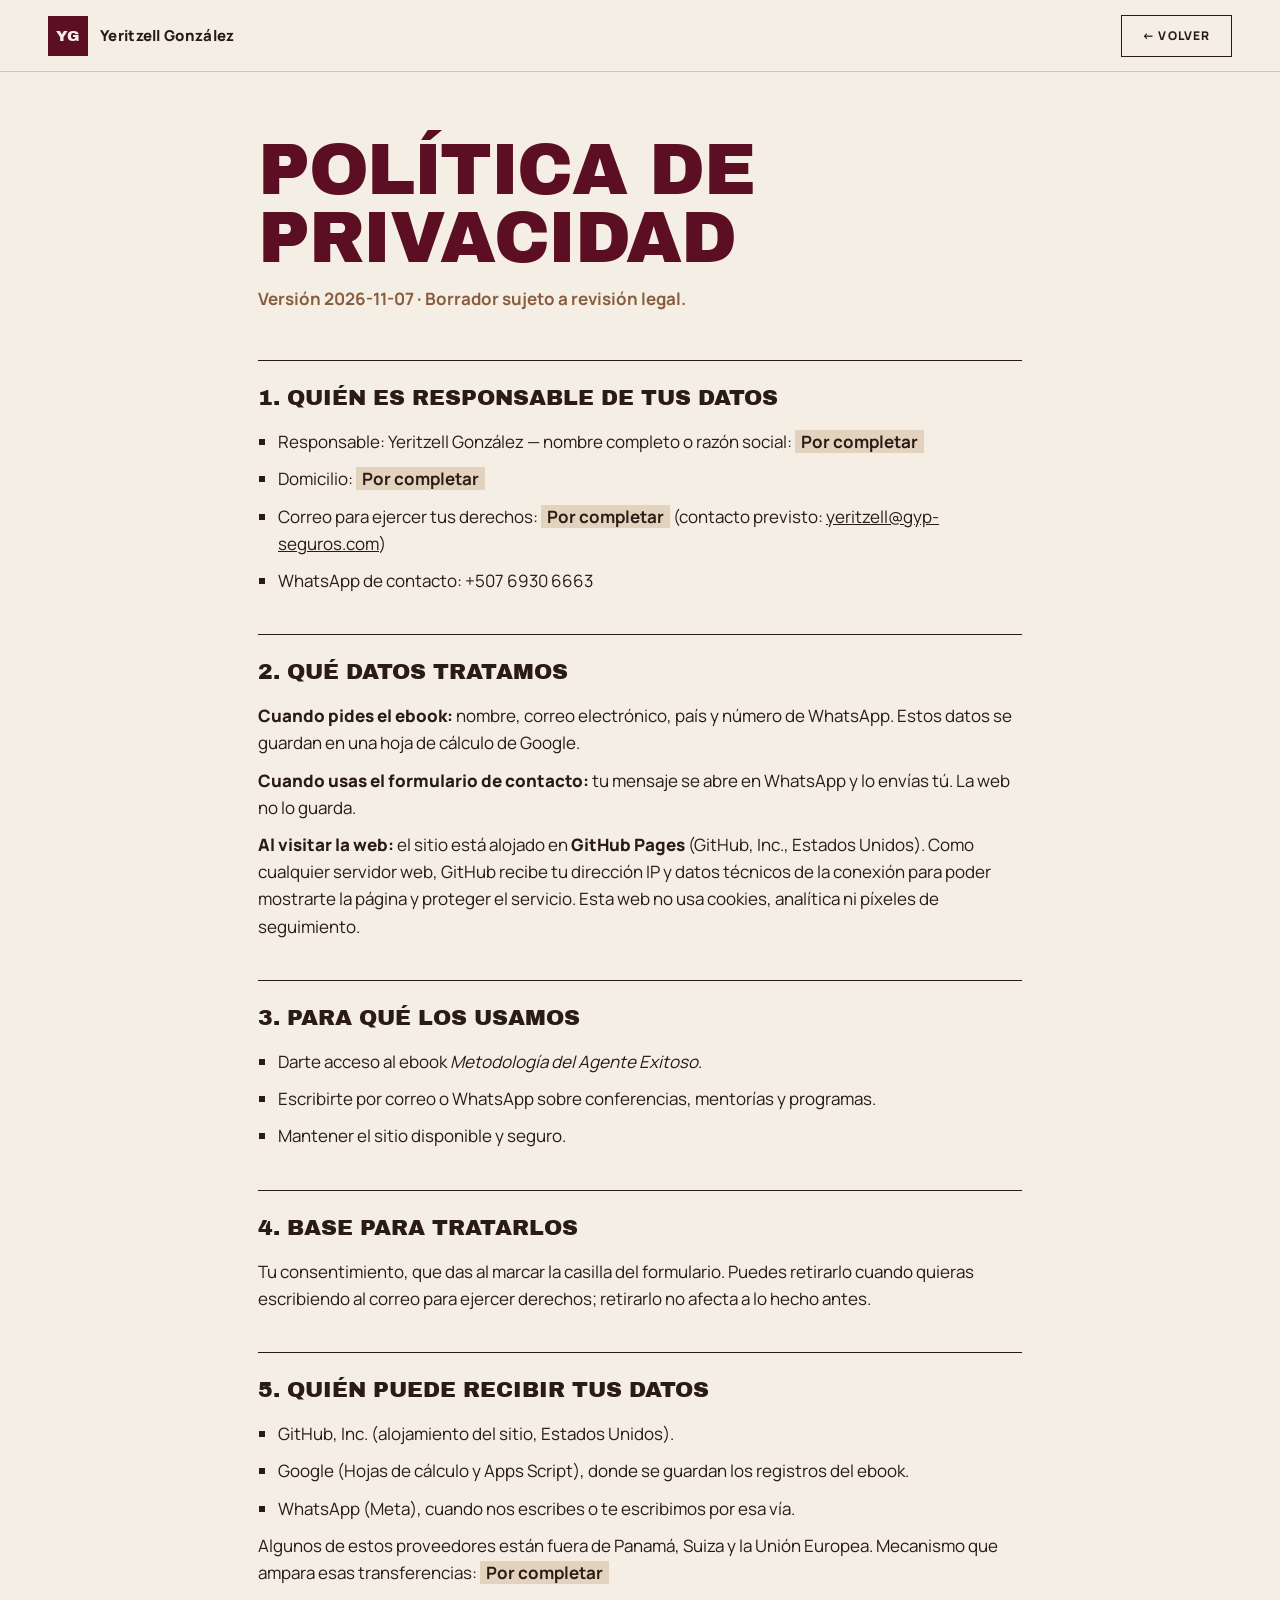
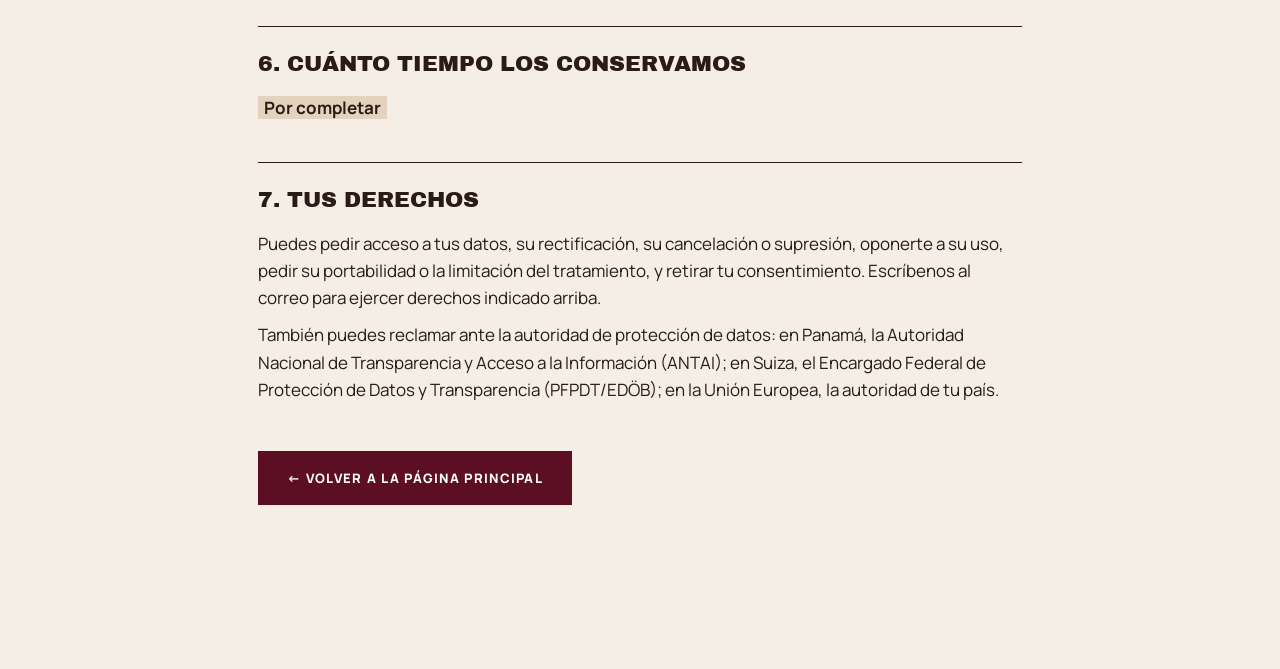
<file: privacidad.html>
<!doctype html>
<html lang="es">
<head>
  <meta charset="utf-8">
  <meta name="viewport" content="width=device-width, initial-scale=1, viewport-fit=cover">
  <title>Política de Privacidad — Yeritzell González</title>
  <meta name="robots" content="noindex, nofollow, noarchive">
  <meta name="theme-color" content="#F4EEE5">
  <link rel="icon" href="data:image/svg+xml,%3Csvg xmlns='http://www.w3.org/2000/svg' viewBox='0 0 64 64'%3E%3Crect width='64' height='64' fill='%235C0F22'/%3E%3Ctext x='32' y='46' font-family='Arial Black,Arial' font-weight='900' font-size='40' text-anchor='middle' fill='%23F4EEE5'%3EY%3C/text%3E%3C/svg%3E">
  <link rel="stylesheet" href="styles.css?v=20261107c">
  <style>
    .legal { padding: calc(var(--nav-h) + 64px) 0 var(--sec); }
    .legal .wrap { max-width: 860px; }
    .legal h1 { font-family: var(--f-display); font-weight: 400; font-size: clamp(40px, 6vw, 72px); line-height: .95; text-transform: uppercase; letter-spacing: -.02em; margin: 0 0 12px; color: var(--vino); }
    .legal .ver { color: var(--cuero); font-weight: 700; margin-bottom: 48px; }
    .legal h2 { font-family: var(--f-display); font-weight: 400; font-size: 22px; text-transform: uppercase; margin: 40px 0 12px; padding-top: 20px; border-top: 1.5px solid var(--espresso); }
    .legal p, .legal li { margin-bottom: 10px; }
    .legal ul { padding-left: 20px; list-style: square; }
    .blank { background: var(--arena); padding: 0 6px; font-weight: 700; }
  </style>
</head>
<body>
  <header class="nav is-scrolled">
    <a href="index.html" class="nav__brand" aria-label="Inicio">
      <span class="nav__mark">YG</span>
      <span class="nav__name">Yeritzell González</span>
    </a>
    <a href="index.html" class="btn btn--line btn--sm">← Volver</a>
  </header>
  <main class="legal">
    <div class="wrap">
      <h1>Política de Privacidad</h1>
      <p class="ver">Versión 2026-11-07 · Borrador sujeto a revisión legal.</p>

      <h2>1. Quién es responsable de tus datos</h2>
      <ul>
        <li>Responsable: Yeritzell González — nombre completo o razón social: <span class="blank">Por completar</span></li>
        <li>Domicilio: <span class="blank">Por completar</span></li>
        <li>Correo para ejercer tus derechos: <span class="blank">Por completar</span> (contacto previsto: <a href="mailto:yeritzell@gyp-seguros.com">yeritzell@gyp-seguros.com</a>)</li>
        <li>WhatsApp de contacto: +507 6930 6663</li>
      </ul>

      <h2>2. Qué datos tratamos</h2>
      <p><strong>Cuando pides el ebook:</strong> nombre, correo electrónico, país y número de WhatsApp. Estos datos se guardan en una hoja de cálculo de Google.</p>
      <p><strong>Cuando usas el formulario de contacto:</strong> tu mensaje se abre en WhatsApp y lo envías tú. La web no lo guarda.</p>
      <p><strong>Al visitar la web:</strong> el sitio está alojado en <strong>GitHub Pages</strong> (GitHub, Inc., Estados Unidos). Como cualquier servidor web, GitHub recibe tu dirección IP y datos técnicos de la conexión para poder mostrarte la página y proteger el servicio. Esta web no usa cookies, analítica ni píxeles de seguimiento.</p>

      <h2>3. Para qué los usamos</h2>
      <ul>
        <li>Darte acceso al ebook <em>Metodología del Agente Exitoso</em>.</li>
        <li>Escribirte por correo o WhatsApp sobre conferencias, mentorías y programas.</li>
        <li>Mantener el sitio disponible y seguro.</li>
      </ul>

      <h2>4. Base para tratarlos</h2>
      <p>Tu consentimiento, que das al marcar la casilla del formulario. Puedes retirarlo cuando quieras escribiendo al correo para ejercer derechos; retirarlo no afecta a lo hecho antes.</p>

      <h2>5. Quién puede recibir tus datos</h2>
      <ul>
        <li>GitHub, Inc. (alojamiento del sitio, Estados Unidos).</li>
        <li>Google (Hojas de cálculo y Apps Script), donde se guardan los registros del ebook.</li>
        <li>WhatsApp (Meta), cuando nos escribes o te escribimos por esa vía.</li>
      </ul>
      <p>Algunos de estos proveedores están fuera de Panamá, Suiza y la Unión Europea. Mecanismo que ampara esas transferencias: <span class="blank">Por completar</span></p>

      <h2>6. Cuánto tiempo los conservamos</h2>
      <p><span class="blank">Por completar</span></p>

      <h2>7. Tus derechos</h2>
      <p>Puedes pedir acceso a tus datos, su rectificación, su cancelación o supresión, oponerte a su uso, pedir su portabilidad o la limitación del tratamiento, y retirar tu consentimiento. Escríbenos al correo para ejercer derechos indicado arriba.</p>
      <p>También puedes reclamar ante la autoridad de protección de datos: en Panamá, la Autoridad Nacional de Transparencia y Acceso a la Información (ANTAI); en Suiza, el Encargado Federal de Protección de Datos y Transparencia (PFPDT/EDÖB); en la Unión Europea, la autoridad de tu país.</p>

      <p style="margin-top:3rem"><a class="btn btn--vino" href="index.html">← Volver a la página principal</a></p>
    </div>
  </main>
</body>
</html>
</file>
<file: styles.css>
/* =========================================================
   Yeritzell González — Portfolio
   Paleta: Hueso · Arena · Vino · Cuero · Espresso · Blanco
   Bordes rectos, colores planos, sin degradados.
   ========================================================= */

@font-face { font-family: 'Archivo Black'; src: url('ArchivoBlack-Regular.woff2') format('woff2'); font-weight: 400; font-display: swap; }
@font-face { font-family: 'Manrope'; src: url('Manrope-Variable.woff2') format('woff2'); font-weight: 200 800; font-display: swap; }

:root {
  --hueso: #F4EEE5;
  --arena: #E3D3BE;
  --vino: #5C0F22;
  --cuero: #8A5B3D;
  --espresso: #2A1B14;
  --blanco: #FFFFFF;

  --ink: var(--espresso);
  --line: rgba(42, 27, 20, .18);
  --line-light: rgba(244, 238, 229, .2);

  --f-display: 'Archivo Black', 'Arial Black', Impact, sans-serif;
  --f-body: 'Manrope', system-ui, -apple-system, 'Segoe UI', sans-serif;

  --wrap: 1320px;
  --gut: clamp(16px, 4vw, 48px);
  --sec: clamp(88px, 12vw, 168px);
  --nav-h: 72px;
  --ease: cubic-bezier(.22, 1, .36, 1);
}

*, *::before, *::after { box-sizing: border-box; border-radius: 0 !important; }
html { scroll-behavior: smooth; -webkit-text-size-adjust: 100%; overflow-x: clip; }
body {
  margin: 0;
  background: var(--hueso);
  color: var(--ink);
  font-family: var(--f-body);
  font-size: 17px;
  line-height: 1.6;
  -webkit-font-smoothing: antialiased;
}
img { display: block; max-width: 100%; height: auto; }
a { color: inherit; }
button { font: inherit; color: inherit; cursor: pointer; background: none; border: 0; padding: 0; }
p { margin: 0; }
ul, ol { margin: 0; padding: 0; list-style: none; }
strong { font-weight: 800; }
::selection { background: var(--vino); color: var(--hueso); }
:focus-visible { outline: 2px solid var(--vino); outline-offset: 3px; }

.wrap { width: 100%; max-width: var(--wrap); margin: 0 auto; padding: 0 var(--gut); }

/* ---------- Fondo vivo ---------- */
.field {
  position: fixed; inset: 0;
  width: 100%; height: 100%;
  z-index: 0; pointer-events: none;
}
main, .foot { position: relative; z-index: 1; }

.progress { position: fixed; top: 0; left: 0; right: 0; height: 3px; z-index: 60; pointer-events: none; }
.progress span { display: block; height: 100%; background: var(--vino); transform-origin: 0 50%; transform: scaleX(0); }

/* ---------- Tipografía base ---------- */
.kicker {
  display: flex; align-items: center; gap: 14px;
  font-size: 12px; font-weight: 800; letter-spacing: .18em; text-transform: uppercase;
  color: var(--cuero); margin-bottom: 28px;
}
.kicker span {
  display: inline-grid; place-items: center;
  min-width: 34px; height: 24px; padding: 0 6px;
  border: 1.5px solid currentColor; letter-spacing: .04em;
}
.kicker--light { color: var(--arena); }

.h2 {
  font-family: var(--f-display); font-weight: 400;
  font-size: clamp(38px, 6.4vw, 92px);
  line-height: .95; letter-spacing: -.02em; text-transform: uppercase;
  margin: 0;
}
.h2 mark, .h3 mark { background: none; color: var(--vino); }
.h2--light { color: var(--hueso); }
.h2--light mark { color: var(--arena); }
.h3 {
  font-family: var(--f-display); font-weight: 400;
  font-size: clamp(26px, 3vw, 40px); line-height: 1.02; letter-spacing: -.01em;
  text-transform: uppercase; margin: 10px 0 16px;
}
.sec { position: relative; padding: var(--sec) 0; }
.sec__head { margin-bottom: clamp(48px, 7vw, 96px); max-width: 980px; }
.sec__intro { margin-top: 28px; max-width: 520px; font-size: 18px; color: var(--arena); }

.link { font-weight: 800; text-decoration: none; border-bottom: 2px solid currentColor; padding-bottom: 2px; }
.link:hover { color: var(--vino); }

/* ---------- Botones ---------- */
.btn {
  --bg: var(--espresso); --fg: var(--hueso);
  display: inline-flex; align-items: center; justify-content: center; gap: 12px;
  min-height: 54px; padding: 0 28px;
  background: var(--bg); color: var(--fg);
  border: 1.5px solid var(--bg);
  font-family: var(--f-body); font-size: 13px; font-weight: 800;
  letter-spacing: .1em; text-transform: uppercase; text-decoration: none;
  transition: background-color .35s var(--ease), color .35s var(--ease), border-color .35s var(--ease);
  will-change: transform;
}
.btn__arrow { display: inline-block; transition: transform .35s var(--ease); }
.btn:hover .btn__arrow { transform: translateX(5px); }
.btn--vino { --bg: var(--vino); --fg: var(--blanco); }
.btn--vino:hover { background: var(--espresso); border-color: var(--espresso); }
.btn--line { background: transparent; color: var(--espresso); border-color: var(--espresso); }
.btn--line:hover { background: var(--espresso); color: var(--hueso); }
.btn--hueso { --bg: var(--hueso); --fg: var(--espresso); }
.btn--hueso:hover { background: var(--arena); border-color: var(--arena); }
.btn--sm { min-height: 42px; padding: 0 20px; font-size: 12px; }
.btn--full { width: 100%; }

/* ---------- Nav ---------- */
.nav {
  position: fixed; top: 0; left: 0; right: 0; z-index: 50;
  height: var(--nav-h);
  display: flex; align-items: center; gap: 32px;
  padding: 0 var(--gut);
  transition: background-color .4s var(--ease), border-color .4s var(--ease);
  border-bottom: 1px solid transparent;
}
.nav.is-scrolled { background: var(--hueso); border-bottom-color: var(--line); }
.nav__brand { display: flex; align-items: center; gap: 12px; text-decoration: none; margin-right: auto; }
.nav__mark {
  display: grid; place-items: center; width: 40px; height: 40px;
  background: var(--vino); color: var(--hueso);
  font-family: var(--f-display); font-size: 15px; letter-spacing: .02em;
}
.nav__name { font-weight: 800; font-size: 15px; letter-spacing: .02em; }
.nav__links { display: flex; gap: 28px; }
.nav__links a {
  position: relative; text-decoration: none;
  font-size: 13px; font-weight: 700; letter-spacing: .06em; text-transform: uppercase;
}
.nav__links a::after {
  content: ''; position: absolute; left: 0; right: 0; bottom: -4px; height: 2px;
  background: var(--vino); transform: scaleX(0); transform-origin: right;
  transition: transform .4s var(--ease);
}
.nav__links a:hover::after, .nav__links a.is-active::after { transform: scaleX(1); transform-origin: left; }
.nav__burger { display: none; width: 44px; height: 44px; position: relative; }
.nav__burger span {
  position: absolute; left: 10px; right: 10px; height: 2px; background: var(--espresso);
  transition: transform .4s var(--ease), top .4s var(--ease);
}
.nav__burger span:first-child { top: 17px; }
.nav__burger span:last-child { top: 25px; }
.menu-open .nav__burger span:first-child { top: 21px; transform: rotate(45deg); }
.menu-open .nav__burger span:last-child { top: 21px; transform: rotate(-45deg); }

.menu {
  position: fixed; inset: 0; z-index: 45;
  background: var(--espresso); color: var(--hueso);
  padding: calc(var(--nav-h) + 32px) var(--gut) 40px;
  display: flex; flex-direction: column; justify-content: space-between;
  visibility: hidden; clip-path: inset(0 0 100% 0);
  transition: clip-path .6s var(--ease), visibility 0s .6s;
}
.menu-open .menu { visibility: visible; clip-path: inset(0 0 0 0); transition: clip-path .6s var(--ease); }
.menu-open .nav { background: var(--hueso); }
.menu nav { display: flex; flex-direction: column; }
.menu nav a {
  display: flex; align-items: baseline; gap: 14px;
  padding: 12px 0; border-bottom: 1px solid var(--line-light);
  font-family: var(--f-display); font-size: clamp(28px, 8vw, 44px); line-height: 1.05;
  text-transform: uppercase; text-decoration: none;
}
.menu nav a small { font-family: var(--f-body); font-size: 12px; font-weight: 800; color: var(--arena); }
.menu__mail { font-weight: 700; color: var(--arena); }

/* ---------- Reveal ---------- */
.js .reveal { opacity: 0; transform: translateY(28px); transition: opacity .9s var(--ease), transform .9s var(--ease); }
.js .reveal.is-in { opacity: 1; transform: none; }
.js:not(.ready) .reveal { animation: safeShow 0s 3s forwards; }
@keyframes safeShow { to { opacity: 1; transform: none; } }

/* ---------- Hero ---------- */
.hero {
  position: relative; min-height: 100vh; min-height: 100svh;
  display: flex; align-items: center;
  padding: calc(var(--nav-h) + 40px) 0 72px;
}
.hero__inner { position: relative; }
.hero__roles {
  display: flex; flex-wrap: wrap; align-items: center; gap: 10px 14px;
  font-size: 13px; font-weight: 800; letter-spacing: .14em; text-transform: uppercase;
  color: var(--cuero); margin-bottom: clamp(20px, 3vw, 36px);
}
.hero__roles i { width: 6px; height: 6px; background: var(--vino); display: inline-block; }
.hero__quote { margin: 0; }
.hero__said {
  position: relative;
  font-family: var(--f-display); font-weight: 400;
  font-size: clamp(40px, 5.3vw, 80px);
  line-height: .98; letter-spacing: -.03em;
  margin: 0;
}
.hero__said::before {
  content: '\201C'; display: block; height: .5em;
  font-size: 1.5em; line-height: 1; color: var(--vino);
}
.hero__said .line { display: block; overflow: hidden; padding-bottom: .06em; }
.hero__said .line__in { display: inline-block; }
.hero__said .line--2 .line__in { color: var(--vino); }
.js .hero__said .line__in { transform: translateY(105%); transition: transform 1.2s var(--ease); }
.js .hero__said .line--2 .line__in { transition-delay: .14s; }
.js.loaded .hero__said .line__in { transform: none; }
.js:not(.ready) .hero__said .line__in { animation: safeShow 0s 2.5s forwards; }
.hero__sig { display: flex; flex-wrap: wrap; align-items: baseline; gap: 6px 14px; margin: clamp(24px, 3vw, 36px) 0 clamp(24px, 3vw, 36px); }
.hero__sig::before { content: ''; width: 44px; height: 2px; background: var(--espresso); align-self: center; }
.hero__name {
  font-family: var(--f-display); font-weight: 400; margin: 0;
  font-size: clamp(20px, 1.9vw, 28px); line-height: 1.1;
  letter-spacing: .01em; text-transform: uppercase;
}
.hero__nick { font-style: italic; font-weight: 600; font-size: 16px; color: var(--cuero); }
.hero__grid {
  display: grid; grid-template-columns: minmax(0, 1.25fr) minmax(0, .75fr); gap: clamp(32px, 4vw, 64px);
  align-items: center;
}
.hero__media { position: relative; padding: 0 0 40px 64px; }
.hero__photo { margin: 0 0 0 auto; position: relative; width: 100%; max-width: 460px; aspect-ratio: 3 / 4; background: var(--arena); }
.hero__photo img { width: 100%; height: 100%; object-fit: cover; object-position: 50% 15%; }
.hero__photo::after { content: ''; position: absolute; inset: 14px -14px -14px 14px; border: 1.5px solid var(--espresso); z-index: -1; }
.hero__photo figcaption {
  position: absolute; top: 14px; left: 14px; background: var(--hueso); color: var(--espresso);
  padding: 6px 10px; font-size: 11px; font-weight: 800; letter-spacing: .14em; text-transform: uppercase;
}
.hero__media .stat { position: absolute; left: 0; bottom: 0; width: 260px; z-index: 2; padding: 22px 24px; }
.hero__media .stat .stat__nums { font-size: 52px; margin: 10px 0 4px; }
.hero__media .stat .stat__unit { font-size: 13px; }
.hero__media .stat .stat__bars { margin: 16px 0 12px; }
.hero__media .stat .stat__note { font-size: 13px; padding-top: 10px; }
.hero__media .stat::before { display: none; }
.hero__promise {
  font-size: clamp(24px, 2.6vw, 36px); line-height: 1.18; font-weight: 500;
  letter-spacing: -.01em; max-width: 620px;
}
.hero__promise strong { color: var(--vino); white-space: nowrap; }
.hero__sub { margin-top: 20px; max-width: 540px; color: rgba(42, 27, 20, .78); }
.hero__ctas { display: flex; flex-wrap: wrap; gap: 12px; margin-top: 36px; }

.stat {
  background: var(--vino); color: var(--hueso);
  padding: clamp(24px, 3vw, 40px);
  position: relative;
}
.stat::before {
  content: ''; position: absolute; inset: 10px -10px -10px 10px;
  border: 1.5px solid var(--espresso); z-index: -1;
}
.stat__label { font-size: 12px; font-weight: 800; letter-spacing: .18em; text-transform: uppercase; color: var(--arena); }
.stat__nums {
  display: flex; align-items: baseline; gap: .18em;
  font-family: var(--f-display); font-size: clamp(64px, 8vw, 120px); line-height: .9;
  letter-spacing: -.03em; margin: 14px 0 6px;
}
.stat__from { color: var(--arena); }
.stat__arrow { font-family: var(--f-body); font-weight: 400; font-size: .5em; color: var(--arena); }
.stat__to { color: var(--blanco); }
.stat__unit { font-size: 15px; font-weight: 800; letter-spacing: .12em; text-transform: uppercase; }
.stat__bars { margin: 24px 0 18px; display: grid; gap: 8px; }
.bar { display: grid; grid-template-columns: 1fr 40px; align-items: center; gap: 10px; }
.bar span { display: block; height: 10px; width: var(--w); background: var(--arena); transform-origin: left; }
.bar--2 span { background: var(--blanco); }
.bar b { font-size: 13px; font-weight: 800; text-align: right; }
.js .bar span { transform: scaleX(0); transition: transform 1.4s var(--ease) .5s; }
.js .stat.is-in .bar span { transform: none; }
.js .stat.is-in .bar--2 span { transition-delay: .8s; }
.stat__note { font-size: 15px; border-top: 1px solid var(--line-light); padding-top: 14px; }
.stat__note strong { float: right; font-family: var(--f-display); font-weight: 400; color: var(--arena); }

.hero__creds {
  display: grid; grid-template-columns: repeat(4, 1fr);
  margin-top: clamp(40px, 5vw, 64px); border-top: 1.5px solid var(--espresso);
}
.hero__creds li {
  padding: 16px 16px 0 0; font-size: 14px; line-height: 1.35;
  border-right: 1px solid var(--line); margin-right: 16px;
}
.hero__creds li:last-child { border-right: 0; }
.hero__creds strong { display: block; font-family: var(--f-display); font-weight: 400; font-size: 20px; text-transform: uppercase; color: var(--vino); }

.hero__scroll {
  position: absolute; right: var(--gut); bottom: 28px; width: 22px; height: 56px;
  border: 1.5px solid var(--espresso); display: block;
}
.hero__scroll span { position: absolute; left: 50%; top: 8px; width: 4px; height: 10px; margin-left: -2px; background: var(--vino); animation: scrollDot 2s var(--ease) infinite; }
@keyframes scrollDot { 0% { transform: translateY(0); opacity: 0; } 30% { opacity: 1; } 100% { transform: translateY(26px); opacity: 0; } }

/* ---------- A quién ayuda ---------- */
.ayuda .sec__head { max-width: 1160px; }
.ayuda .h2 { font-size: clamp(34px, 5vw, 72px); }
.ayuda__grid { display: grid; grid-template-columns: repeat(3, 1fr); border: 1.5px solid var(--espresso); background: var(--hueso); }
.cell { padding: clamp(28px, 3.4vw, 48px); border-right: 1.5px solid var(--espresso); position: relative; transition: background-color .5s var(--ease), color .5s var(--ease); }
.cell:last-child { border-right: 0; }
.cell:hover { background: var(--espresso); color: var(--hueso); }
.cell:hover .cell__tag { color: var(--arena); }
.cell:hover .cell__big { color: var(--arena); }
.cell__tag { font-size: 12px; font-weight: 800; letter-spacing: .18em; text-transform: uppercase; color: var(--cuero); }
.cell__big {
  font-family: var(--f-display); font-size: clamp(52px, 5.4vw, 84px); line-height: .9; white-space: nowrap;
  letter-spacing: -.03em; color: var(--vino); margin: 28px 0 22px; text-transform: uppercase;
  transition: color .5s var(--ease);
}
.cell__big--sm { font-size: clamp(30px, 3vw, 46px); padding: .28em 0 .32em; }
.cell__txt { font-size: 17px; max-width: 320px; }
.ayuda__quote { margin: clamp(56px, 8vw, 110px) 0 0; display: grid; grid-template-columns: 1fr auto; align-items: end; gap: 24px; border-top: 1.5px solid var(--espresso); padding-top: 32px; }
.ayuda__quote p { font-size: clamp(26px, 3.6vw, 52px); font-weight: 600; line-height: 1.12; letter-spacing: -.02em; max-width: 900px; }
.ayuda__quote cite { font-style: normal; font-weight: 800; font-size: 14px; letter-spacing: .1em; text-transform: uppercase; color: var(--cuero); }

/* ---------- Metodología ---------- */
.metodo { background: var(--espresso); color: var(--hueso); }
.metodo__body { display: grid; grid-template-columns: 1fr 1fr; gap: clamp(32px, 6vw, 96px); align-items: start; }
.metodo__visual { position: sticky; top: calc(var(--nav-h) + 40px); }
.loop { position: relative; border: 1.5px solid var(--line-light); padding: clamp(20px, 3vw, 40px); background: var(--espresso); }
.loop__svg { width: 100%; height: auto; overflow: visible; display: block; }
.loop__base { fill: none; stroke: rgba(244, 238, 229, .14); stroke-width: 16; }
.loop__draw { fill: none; stroke: var(--vino); stroke-width: 16; stroke-linecap: butt; }
.loop__dot { fill: var(--hueso); stroke: var(--espresso); stroke-width: 3; }
.loop__label { display: flex; align-items: baseline; gap: 16px; margin-top: 20px; border-top: 1px solid var(--line-light); padding-top: 18px; }
.loop__label span { font-family: var(--f-display); font-size: 18px; color: var(--arena); min-width: 34px; }
.loop__label b { font-family: var(--f-display); font-weight: 400; font-size: clamp(24px, 2.6vw, 38px); text-transform: uppercase; letter-spacing: -.01em; line-height: 1; }
.loop__tabs { display: grid; grid-template-columns: repeat(5, 1fr); margin-top: -1.5px; }
.loop__tabs button {
  width: 100%; height: 48px; border: 1.5px solid var(--line-light); margin-left: -1.5px;
  font-weight: 800; font-size: 13px; letter-spacing: .08em; text-transform: uppercase; color: var(--arena);
  transition: background-color .3s var(--ease), color .3s var(--ease);
}
.loop__tabs li:first-child button { margin-left: 0; }
.loop__tabs button:hover { color: var(--hueso); background: rgba(244, 238, 229, .06); }
.loop__tabs button.is-on { background: var(--vino); color: var(--blanco); border-color: var(--vino); }

.steps { border-top: 1px solid var(--line-light); }
.step { border-bottom: 1px solid var(--line-light); padding: clamp(28px, 5vh, 56px) 0 clamp(40px, 9vh, 96px); transition: opacity .6s var(--ease); }
.js .step { opacity: .32; }
.js .step.is-on { opacity: 1; }
.step__head { display: grid; grid-template-columns: 64px 1fr auto; align-items: baseline; gap: 12px; width: 100%; text-align: left; }
.step__n { font-family: var(--f-display); font-size: 20px; color: var(--arena); }
.step__t { font-family: var(--f-display); font-size: clamp(28px, 3vw, 46px); line-height: .98; text-transform: uppercase; letter-spacing: -.02em; }
.step__p { white-space: nowrap; font-size: 11px; font-weight: 800; letter-spacing: .18em; text-transform: uppercase; color: var(--arena); }
.step.is-on .step__t { color: var(--hueso); }
.step__body { padding-left: 76px; margin-top: 22px; max-width: 560px; }
.step__body p { color: rgba(244, 238, 229, .78); }
.step__quote { font-size: clamp(20px, 2vw, 26px); line-height: 1.25; font-weight: 700; color: var(--hueso) !important; margin-bottom: 14px; }
.step__quote--xl { font-size: clamp(26px, 3vw, 42px); line-height: 1.12; color: var(--arena) !important; }
.step--key .step__t { color: var(--arena); }
.six { display: grid; grid-template-columns: auto 1fr; gap: 22px; align-items: center; background: var(--vino); padding: 24px; }
.six__n { font-family: var(--f-display); font-size: 104px; line-height: .8; color: var(--hueso); }
.six p { color: var(--hueso) !important; }
.metodo__cta {
  margin-top: clamp(56px, 8vw, 104px); display: flex; flex-wrap: wrap; align-items: center; justify-content: space-between; gap: 24px;
  border: 1.5px solid var(--line-light); padding: clamp(24px, 3vw, 36px);
}
.metodo__cta p { font-size: clamp(18px, 1.8vw, 24px); font-weight: 600; max-width: 560px; }

/* ---------- Lo que hago hoy ---------- */
.hoy__top { display: grid; grid-template-columns: 1.3fr .8fr; grid-template-rows: auto auto; gap: 0 clamp(32px, 6vw, 96px); margin-bottom: clamp(48px, 6vw, 88px); }
.hoy__top .sec__head { margin-bottom: 36px; }
.portrait {
  grid-column: 2; grid-row: 1 / span 2;
  aspect-ratio: 4 / 5; background: var(--vino); position: relative; overflow: hidden;
  outline: 1.5px solid var(--espresso); outline-offset: 10px;
}
.portrait__y {
  position: absolute; left: -.06em; bottom: -.2em;
  font-family: var(--f-display); font-size: clamp(260px, 32vw, 460px); line-height: 1; color: var(--cuero);
}
.portrait__tag {
  position: absolute; top: 16px; right: 16px;
  background: var(--hueso); color: var(--espresso); padding: 6px 10px;
  font-size: 11px; font-weight: 800; letter-spacing: .14em; text-transform: uppercase;
}
.portrait img { position: absolute; inset: 0; width: 100%; height: 100%; object-fit: cover; }
.hoy__story { grid-column: 1; max-width: 600px; }
.hoy__story p { font-size: clamp(19px, 1.7vw, 23px); line-height: 1.5; border-left: 4px solid var(--vino); padding-left: 22px; }

.pillars { display: grid; grid-template-columns: repeat(3, 1fr); border-top: 1.5px solid var(--espresso); border-left: 1.5px solid var(--espresso); }
.pillar {
  border-right: 1.5px solid var(--espresso); border-bottom: 1.5px solid var(--espresso);
  padding: clamp(28px, 3vw, 44px); background: var(--hueso);
  display: flex; flex-direction: column; min-height: 440px;
  transition: background-color .5s var(--ease), color .5s var(--ease);
}
.pillar__n { font-family: var(--f-display); font-size: 88px; line-height: .8; color: transparent; -webkit-text-stroke: 1.5px var(--vino); transition: -webkit-text-stroke-color .5s; }
.pillar__t { font-family: var(--f-display); font-weight: 400; font-size: clamp(30px, 2.8vw, 42px); text-transform: uppercase; letter-spacing: -.01em; margin: auto 0 14px; padding-top: 56px; }
.pillar__d { font-size: 16px; }
.pillar__list { margin-top: 22px; border-top: 1px solid var(--line); }
.pillar__list li { padding: 10px 0; border-bottom: 1px solid var(--line); font-size: 13px; font-weight: 800; letter-spacing: .06em; text-transform: uppercase; display: flex; gap: 10px; }
.pillar__list li::before { content: ''; width: 8px; height: 8px; background: var(--vino); margin-top: 6px; flex: none; }
.pillar:hover { background: var(--vino); color: var(--hueso); }
.pillar:hover .pillar__n { -webkit-text-stroke-color: var(--arena); }
.pillar:hover .pillar__list, .pillar:hover .pillar__list li { border-color: var(--line-light); }
.pillar:hover .pillar__list li::before { background: var(--arena); }

/* ---------- Franja reconocimientos ---------- */
.press { position: relative; z-index: 1; background: var(--vino); color: var(--hueso); padding: 26px 0 30px; overflow: hidden; border-top: 1.5px solid var(--espresso); border-bottom: 1.5px solid var(--espresso); }
.press__label { text-align: center; font-size: 11px; font-weight: 800; letter-spacing: .22em; text-transform: uppercase; color: var(--arena); margin-bottom: 18px; }
.marquee { overflow: hidden; }
.marquee__track { display: flex; width: max-content; animation: marquee 42s linear infinite; }
.marquee:hover .marquee__track { animation-play-state: paused; }
.marquee ul { display: flex; flex: none; }
.marquee li {
  display: flex; align-items: baseline; gap: 12px; padding: 0 44px; position: relative; white-space: nowrap;
  font-family: var(--f-display); font-size: clamp(26px, 3.2vw, 44px); line-height: 1; text-transform: uppercase; letter-spacing: -.01em;
}
.marquee li::after { content: ''; position: absolute; right: -6px; top: 50%; width: 12px; height: 12px; background: var(--arena); transform: translateY(-50%) rotate(45deg); }
.marquee small { font-family: var(--f-body); font-size: 12px; font-weight: 700; letter-spacing: .12em; color: var(--arena); }
@keyframes marquee { to { transform: translateX(-50%); } }

/* ---------- Recursos ---------- */

/* ---------- Testimonios ---------- */
.testimonios .sec__head { max-width: 1160px; }
.testimonios .h2 { font-size: clamp(34px, 5vw, 72px); }
.testis { display: grid; grid-template-columns: repeat(3, 1fr); gap: 16px; align-items: stretch; }
.testi { display: flex; flex-direction: column; gap: 10px; padding: clamp(18px, 2vw, 24px); background: var(--hueso); border: 1.5px solid var(--espresso); }
.testi--slot { border-style: dashed; }
.testi__media { position: relative; aspect-ratio: 4 / 3; display: grid; place-items: center; background: var(--arena); overflow: hidden; margin-bottom: 8px; }
.testi__media img, .testi__media video { position: absolute; inset: 0; width: 100%; height: 100%; object-fit: cover; }
.testi__play { display: grid; place-items: center; width: 60px; height: 60px; background: var(--vino); color: var(--hueso); font-size: 18px; }
.testi__initial { font-family: var(--f-display); font-size: 44px; color: var(--cuero); }
.testi__mark { font-family: var(--f-display); font-size: 120px; line-height: 1; height: .62em; color: var(--vino); margin-top: 12px; flex: 1; }
.testi__tag { font-size: 11px; font-weight: 800; letter-spacing: .16em; text-transform: uppercase; color: var(--cuero); }
.testi__soon { font-size: 16px; font-weight: 600; color: rgba(42, 27, 20, .7); }
.testi__quote { margin: 0; flex: 1; font-size: 17px; font-weight: 600; line-height: 1.45; }
.testi__who { font-family: var(--f-display); font-size: 15px; text-transform: uppercase; padding-top: 12px; border-top: 1px solid var(--line); }
.testi__who small { display: block; margin-top: 4px; font-family: var(--f-body); font-size: 13px; font-weight: 600; text-transform: none; color: var(--cuero); }

.ebook { display: grid; grid-template-columns: .9fr 1.1fr; background: var(--arena); border: 1.5px solid var(--espresso); }
.ebook__cover { display: grid; place-items: center; padding: clamp(40px, 6vw, 80px); border-right: 1.5px solid var(--espresso); perspective: 1200px; background: var(--hueso); }
.book { position: relative; width: min(300px, 70vw); aspect-ratio: 3 / 4.2; transform-style: preserve-3d; transform: rotateY(-18deg) rotateX(4deg); transition: transform .8s var(--ease); }
.book__face {
  position: absolute; inset: 0; background: var(--vino); color: var(--hueso);
  padding: 28px 24px; display: flex; flex-direction: column;
  box-shadow: 18px 18px 0 var(--espresso);
}
.book__side { position: absolute; top: 0; bottom: 0; right: -18px; width: 18px; background: var(--cuero); transform: rotateY(90deg); transform-origin: left; }
.book__top { font-size: 11px; font-weight: 800; letter-spacing: .24em; text-transform: uppercase; color: var(--arena); border-bottom: 1px solid var(--line-light); padding-bottom: 12px; }
.book__title { font-family: var(--f-display); font-size: clamp(26px, 3vw, 36px); line-height: .98; text-transform: uppercase; margin-top: 22px; }
.book__inf { font-family: var(--f-display); font-size: 96px; line-height: 1; margin-top: auto; color: var(--cuero); }
.book__author { font-size: 12px; font-weight: 800; letter-spacing: .16em; text-transform: uppercase; border-top: 1px solid var(--line-light); padding-top: 12px; }
.ebook__content { padding: clamp(32px, 5vw, 72px); }
.ebook__content > p:not(.cell__tag) { max-width: 520px; }

.form { margin-top: 30px; display: grid; gap: 18px; }
.form__row { display: grid; grid-template-columns: 1fr 1fr; gap: 18px; }
.field-in { display: grid; gap: 6px; }
.field-in span { font-size: 11px; font-weight: 800; letter-spacing: .18em; text-transform: uppercase; color: var(--cuero); }
.field-in input {
  height: 54px; padding: 0 16px; background: var(--hueso); color: var(--espresso);
  border: 1.5px solid var(--espresso); font: 600 16px var(--f-body); outline: none;
  transition: background-color .3s, border-color .3s;
}
.field-in select, .field-in textarea {
  width: 100%; background: var(--hueso); color: var(--espresso);
  border: 1.5px solid var(--espresso); font: 600 16px var(--f-body); outline: none;
}
.field-in select { height: 54px; padding: 0 12px; }
.field-in textarea { padding: 14px 16px; resize: vertical; min-height: 96px; }
.field-in select:focus, .field-in textarea:focus { background: var(--blanco); border-color: var(--vino); }
.phone { display: grid; grid-template-columns: minmax(0, 1fr) minmax(0, 1fr); gap: 8px; }
.phone input { width: 100%; }
.hp { position: absolute; left: -9999px; width: 1px; height: 1px; overflow: hidden; }
.form .btn:disabled { opacity: .6; cursor: wait; }
.field-in input:focus { background: var(--blanco); border-color: var(--vino); }
.field-in input.is-bad { border-color: var(--vino); background: var(--blanco); }
.check { display: flex; gap: 12px; align-items: flex-start; font-size: 14px; line-height: 1.45; cursor: pointer; }
.check input { appearance: none; -webkit-appearance: none; flex: none; width: 22px; height: 22px; margin: 0; border: 1.5px solid var(--espresso); background: var(--hueso); display: grid; place-items: center; cursor: pointer; }
.check input:checked { background: var(--vino); border-color: var(--vino); }
.check input:checked::after { content: ''; width: 10px; height: 10px; background: var(--hueso); }
.check input.is-bad { border-color: var(--vino); }
.form .btn { justify-self: start; }
.form__msg { font-weight: 700; min-height: 1.6em; }
.form__msg.is-ok { background: var(--espresso); color: var(--hueso); padding: 16px 18px; }
.form__msg a { color: var(--arena); }
.form__msg a.btn { color: var(--espresso); }

/* ---------- Manifiesto ---------- */
.manifiesto { background: var(--espresso); color: var(--hueso); }
.manifest { max-width: 1100px; }
.manifest p {
  font-size: clamp(26px, 3.6vw, 52px); line-height: 1.14; font-weight: 700; letter-spacing: -.02em;
  padding: .32em 0; border-bottom: 1px solid var(--line-light);
}
.manifest mark { background: none; color: var(--arena); }
.manifest .w { opacity: .16; transition: opacity .4s linear; }
.manifest .w.on { opacity: 1; }
.manifest__end { font-family: var(--f-display); font-weight: 400 !important; text-transform: uppercase; letter-spacing: -.01em !important; border-bottom: 0 !important; padding-top: .7em !important; }
.manifest__end mark { color: var(--blanco); background: var(--vino); padding: 0 .12em; }
.manifest__sign { margin-top: 36px; font-weight: 800; font-size: 14px; letter-spacing: .18em; text-transform: uppercase; color: var(--arena); }

/* ---------- Colaborar ---------- */
.offers { display: grid; grid-template-columns: repeat(3, 1fr); gap: 0; border: 1.5px solid var(--espresso); }
.offer { padding: clamp(28px, 3vw, 44px); background: var(--hueso); border-right: 1.5px solid var(--espresso); display: flex; flex-direction: column; }
.offer:last-child { border-right: 0; }
.offer__top { display: flex; justify-content: space-between; align-items: center; margin-bottom: 64px; }
.offer__n { display: grid; place-items: center; width: 48px; height: 48px; border: 1.5px solid currentColor; font-family: var(--f-display); font-size: 20px; }
.offer__fmt { font-size: 11px; font-weight: 800; letter-spacing: .16em; text-transform: uppercase; color: var(--cuero); }
.offer__t { font-family: var(--f-display); font-weight: 400; font-size: clamp(30px, 2.8vw, 42px); line-height: 1; text-transform: uppercase; letter-spacing: -.01em; margin: 0 0 16px; }
.offer__d { font-size: 16px; }
.offer__list { margin: 22px 0 32px; border-top: 1px solid var(--line); }
.offer__list li { position: relative; padding: 11px 0 11px 24px; border-bottom: 1px solid var(--line); font-size: 15px; }
.offer__list li::before { content: '→'; position: absolute; left: 0; top: 11px; color: var(--vino); font-weight: 800; }
.offer .btn { margin-top: auto; }
.offer--feat { background: var(--vino); color: var(--hueso); }
.offer--feat .offer__fmt { color: var(--arena); }
.offer--feat .offer__list, .offer--feat .offer__list li { border-color: var(--line-light); }
.offer--feat .offer__list li::before { color: var(--arena); }

.brands {
  margin-top: clamp(40px, 5vw, 64px);
  display: grid; grid-template-columns: auto 1fr auto; align-items: center; gap: 28px;
  border: 1.5px solid var(--espresso); padding: clamp(22px, 3vw, 34px); background: var(--arena);
}
.brands__t { font-family: var(--f-display); font-size: clamp(22px, 2.2vw, 32px); text-transform: uppercase; line-height: 1; }
.brands__d { max-width: 520px; }

/* ---------- Contacto ---------- */
.contacto { border-top: 1.5px solid var(--espresso); }
.contacto__grid { display: grid; grid-template-columns: 1fr 1fr; gap: clamp(40px, 7vw, 120px); align-items: start; }
.contacto .h2 { color: var(--vino); }
.contacto__lead { margin-top: 24px; max-width: 460px; font-size: 18px; color: rgba(42, 27, 20, .8); }
.contact-form { margin-top: 28px; }
.interest { border: 0; padding: 0; margin: 0; display: grid; grid-template-columns: 1fr 1fr; gap: 8px; }
.interest legend { padding: 0; margin-bottom: 8px; font-size: 11px; font-weight: 800; letter-spacing: .18em; text-transform: uppercase; color: var(--cuero); }
.interest label { display: block; cursor: pointer; }
.interest input { position: absolute; opacity: 0; width: 1px; height: 1px; }
.interest span {
  display: flex; align-items: center; min-height: 52px; padding: 8px 14px;
  border: 1.5px solid var(--espresso); background: var(--hueso);
  font-size: 14px; font-weight: 700; line-height: 1.25;
  transition: background-color .25s, color .25s, border-color .25s;
}
.interest label:hover span { border-color: var(--vino); color: var(--vino); }
.interest input:checked + span { background: var(--vino); border-color: var(--vino); color: var(--blanco); }
.interest input:focus-visible + span { outline: 2px solid var(--vino); outline-offset: 3px; }
.channels { border-top: 1.5px solid var(--espresso); background: var(--hueso); }
.channels li { border-bottom: 1px solid var(--line); }
.channel {
  display: grid; grid-template-columns: 44px 1fr auto; align-items: center; gap: 18px;
  padding: 20px 4px; text-decoration: none; background: transparent;
  transition: background-color .35s var(--ease), padding .35s var(--ease);
}
.channel__ico { display: grid; place-items: center; width: 44px; height: 44px; border: 1px solid var(--line); background: var(--hueso); transition: background-color .35s, border-color .35s; }
.channel__ico svg { width: 20px; height: 20px; fill: none; stroke: var(--vino); stroke-width: 1.6; stroke-linejoin: round; stroke-linecap: square; transition: stroke .35s; }
.channel__txt { display: grid; gap: 2px; font-size: clamp(16px, 1.5vw, 19px); font-weight: 600; letter-spacing: -.005em; word-break: break-word; }
.channel__txt small { font-size: 11px; font-weight: 800; letter-spacing: .16em; text-transform: uppercase; color: var(--cuero); }
.channel__go { color: var(--cuero); transition: transform .35s var(--ease), color .35s; }
.channel:hover { background: var(--hueso); padding-left: 12px; }
.channel:hover .channel__ico { background: var(--vino); border-color: var(--vino); }
.channel:hover .channel__ico svg { stroke: var(--hueso); }
.channel:hover .channel__go { color: var(--vino); transform: translate(3px, -3px); }

/* ---------- Índice del ebook ---------- */
.toc { grid-column: 1 / -1; display: grid; grid-template-columns: .8fr 1fr 1fr 1fr; gap: 28px; padding: clamp(28px, 4vw, 48px); border-top: 1.5px solid var(--espresso); background: var(--hueso); }
.toc__t { font-family: var(--f-display); font-size: clamp(22px, 2vw, 30px); line-height: 1; text-transform: uppercase; margin: 10px 0 12px; }
.toc__meta { font-size: 14px; font-weight: 700; color: var(--vino); }
.toc__part { font-size: 11px; font-weight: 800; letter-spacing: .16em; text-transform: uppercase; color: var(--cuero); padding-bottom: 10px; border-bottom: 1.5px solid var(--espresso); }
.toc ol li { display: grid; grid-template-columns: 30px 1fr; gap: 6px; padding: 8px 0; border-bottom: 1px solid var(--line); font-size: 14px; line-height: 1.35; }
.toc ol li span { font-weight: 800; color: var(--vino); font-variant-numeric: tabular-nums; }

/* ---------- Añadidos: fotos, reel, ebook, WhatsApp ---------- */
.ayuda__para { display: grid; grid-template-columns: .8fr 1.2fr; gap: clamp(28px, 5vw, 72px); margin-top: clamp(56px, 8vw, 110px); align-items: end; }
.ayuda__para .ayuda__quote { margin: 0; }
.para { border: 1.5px solid var(--espresso); background: var(--hueso); padding: clamp(22px, 3vw, 32px); }
.para__t { font-family: var(--f-display); font-size: 22px; text-transform: uppercase; margin-bottom: 14px; color: var(--vino); }
.para li { padding: 10px 0 10px 22px; border-top: 1px solid var(--line); position: relative; font-size: 16px; }
.para li::before { content: ''; position: absolute; left: 0; top: 19px; width: 8px; height: 8px; background: var(--vino); }

.cell__tag--light { color: var(--arena); }
.metodo__cta { display: grid; grid-template-columns: 200px 1fr; gap: clamp(20px, 4vw, 48px); align-items: center; justify-content: stretch; }
.metodo__cta img { width: 100%; aspect-ratio: 3 / 4; object-fit: cover; object-position: 50% 20%; }
.metodo__cta-t { font-size: clamp(22px, 2.4vw, 34px); font-weight: 700; line-height: 1.15; letter-spacing: -.01em; margin: 10px 0 24px; max-width: 640px; }

.reel { grid-column: 2; grid-row: 1 / span 2; margin: 0; position: relative; aspect-ratio: 9 / 14; background: var(--espresso); outline: 1.5px solid var(--espresso); outline-offset: 10px; overflow: hidden; }
.reel video { position: absolute; inset: 0; width: 100%; height: 100%; object-fit: cover; }
.reel figcaption { position: absolute; top: 14px; right: 14px; display: flex; align-items: center; gap: 8px; background: var(--hueso); padding: 6px 10px; font-size: 11px; font-weight: 800; letter-spacing: .14em; text-transform: uppercase; }
.reel figcaption::before { content: ''; width: 8px; height: 8px; background: var(--vino); animation: rec 1.6s steps(2) infinite; }
@keyframes rec { 50% { opacity: 0; } }
.hoy__top { align-items: start; }
.hoy__top .reel { max-width: 380px; justify-self: end; width: 100%; }

.pillar { padding: 0; min-height: 0; }
.pillar__img { aspect-ratio: 4 / 3; overflow: hidden; border-bottom: 1.5px solid var(--espresso); background: var(--arena); }
.pillar__img img { width: 100%; height: 100%; object-fit: cover; object-position: 50% 22%; transition: transform 1.2s var(--ease); }
.pillar:hover .pillar__img img { transform: scale(1.05); }
.pillar__body { padding: clamp(24px, 2.6vw, 36px); display: flex; flex-direction: column; flex: 1; position: relative; }
.pillar__body .pillar__n { position: absolute; right: clamp(20px, 2.4vw, 32px); top: -46px; font-size: 76px; background: var(--hueso); padding: 0 6px; transition: background-color .5s var(--ease), -webkit-text-stroke-color .5s; }
.pillar:hover .pillar__body .pillar__n { background: var(--vino); }
.pillar__body .pillar__t { margin: 6px 0 12px; padding: 0; }
.ebook__cover { display: flex; flex-direction: column; justify-content: center; align-items: center; gap: 36px; }
.book { width: min(100%, 460px); aspect-ratio: 16 / 9; transform: rotateY(-14deg) rotateX(5deg); }
.book img { width: 100%; height: 100%; object-fit: cover; box-shadow: 16px 16px 0 var(--vino); outline: 1.5px solid var(--espresso); }
.ebook__facts { display: grid; grid-template-columns: repeat(3, 1fr); width: min(100%, 460px); border: 1.5px solid var(--espresso); }
.ebook__facts li { padding: 10px 12px; border-right: 1.5px solid var(--espresso); font-size: 12px; font-weight: 800; letter-spacing: .1em; text-transform: uppercase; }
.ebook__facts li:last-child { border-right: 0; }
.ebook__facts b { display: block; font-family: var(--f-display); font-weight: 400; font-size: 26px; color: var(--vino); letter-spacing: 0; }
.check a { color: var(--vino); font-weight: 800; }
.form__msg .btn { margin-top: 14px; }
.form__msg.is-ok { display: grid; gap: 10px; }
.form__msg.is-ok a.wa { color: var(--arena); }



.foot { background: var(--espresso); color: var(--arena); padding: 32px 0 92px; font-size: 13px; }
.foot__in { display: grid; grid-template-columns: 1fr auto auto; align-items: center; gap: 16px 40px; }
.foot__brand { display: flex; align-items: center; gap: 14px; }
.foot__mark { display: grid; place-items: center; width: 36px; height: 36px; flex: none; background: var(--vino); color: var(--hueso); font-family: var(--f-display); font-size: 13px; }
.foot__links { display: flex; gap: 24px; }
.foot a { text-decoration: none; font-weight: 700; white-space: nowrap; }
.foot a:hover { color: var(--hueso); }
.foot__credit { font-size: 11px; letter-spacing: .14em; text-transform: uppercase; }
.foot__credit strong { color: var(--hueso); font-weight: 800; }

.wa-float {
  position: fixed; right: 16px; bottom: 16px; z-index: 40;
  display: inline-flex; align-items: center; gap: 10px; height: 52px; padding: 0 18px;
  background: var(--vino); color: var(--hueso); border: 1.5px solid var(--hueso);
  font-size: 14px; font-weight: 800; text-decoration: none;
  transition: background-color .3s var(--ease);
}
.wa-float:hover { background: var(--espresso); }

/* =========================================================
   Responsive
   ========================================================= */
@media (max-width: 1100px) {
  .nav__links { display: none; }
  .nav__burger { display: block; }
  .nav { gap: 12px; }
  .hero__grid { grid-template-columns: 1fr; }
  .stat { max-width: 520px; }
  .hero__creds { grid-template-columns: repeat(2, 1fr); }
  .hero__creds li:nth-child(2) { border-right: 0; }
  .hero__creds li:nth-child(n+3) { margin-top: 16px; border-top: 1px solid var(--line); }
  .offers { grid-template-columns: 1fr; }
  .offer { border-right: 0; border-bottom: 1.5px solid var(--espresso); }
  .offer:last-child { border-bottom: 0; }
  .offer__top { margin-bottom: 36px; }
  .intents { grid-template-columns: repeat(2, 1fr); }
  .intents a:nth-child(2) { border-right: 0; }
  .intents a:nth-child(n+3) { border-top: 1px solid var(--line-light); }
}

@media (max-width: 860px) {
  body { font-size: 16px; }
  .nav__name { display: none; }
  .hero { min-height: auto; padding-top: calc(var(--nav-h) + 36px); }
  .hero__scroll { display: none; }
  .ayuda__grid { grid-template-columns: 1fr; }
  .cell { border-right: 0; border-bottom: 1.5px solid var(--espresso); display: grid; grid-template-columns: 1fr; }
  .cell:last-child { border-bottom: 0; }
  .cell__big { margin: 16px 0 12px; }
  .ayuda__quote { grid-template-columns: 1fr; }

  .metodo__body { display: block; }
  .metodo__visual { top: var(--nav-h); z-index: 3; background: var(--espresso); padding: 12px 0 0; margin: 0 calc(var(--gut) * -1); padding-left: var(--gut); padding-right: var(--gut); border-bottom: 1px solid var(--line-light); }
  .loop { display: grid; grid-template-columns: 140px 1fr; align-items: center; gap: 16px; padding: 12px 14px; }
  .loop__label { margin: 0; border: 0; padding: 0; flex-direction: column; gap: 4px; }
  .loop__label b { font-size: 22px; }
  .loop__tabs button { height: 40px; font-size: 12px; }
  .step { padding: 32px 0 48px; }
  .step__head { grid-template-columns: 44px 1fr; }
  .step__p { display: none; }
  .step__body { padding-left: 56px; }
  .six { grid-template-columns: 1fr; gap: 10px; }
  .six__n { font-size: 80px; }

  .hoy__top { grid-template-columns: 1fr; }
  .portrait { grid-column: 1; grid-row: auto; width: 74%; margin: 8px 0 44px 10px; }
  .hoy__story { grid-column: 1; }
  .pillars { grid-template-columns: 1fr; }
  .pillar { min-height: 0; }
  .pillar__n { font-size: 64px; }
  .pillar__t { padding-top: 28px; }
  .ebook { grid-template-columns: 1fr; }
  .ebook__cover { border-right: 0; border-bottom: 1.5px solid var(--espresso); padding: 44px 24px 56px; }
  .book { width: min(220px, 58vw); }
  .form__row { grid-template-columns: 1fr; }
  .form .btn { justify-self: stretch; }

  .brands { grid-template-columns: 1fr; gap: 14px; }
  .brands .btn { justify-self: start; }
  .intents { grid-template-columns: 1fr; }
  .intents a { border-right: 0; margin-right: 0; border-bottom: 1px solid var(--line-light); }
  .intents a:nth-child(n+3) { border-top: 0; }
  .foot__in { flex-wrap: wrap; }
}

@media (max-width: 520px) {
  .hero__roles { font-size: 11px; letter-spacing: .1em; }
  .hero__ctas .btn { width: 100%; }
  .stat::before { inset: 8px -8px -8px 8px; }
  .hero__creds li { font-size: 13px; }
  .hero__creds strong { font-size: 17px; }
  .loop { grid-template-columns: 110px 1fr; }
  .metodo__cta .btn { width: 100%; }
  .brands .btn { width: 100%; }
}

/* Movimiento reducido: solo se calman los efectos intrusivos */
@media (prefers-reduced-motion: reduce) {
  html { scroll-behavior: auto; }
  .marquee__track { animation-duration: 120s; }
  .hero__scroll span { animation: none; }
}

/* ---------- Responsive de los añadidos ---------- */
@media (max-width: 1100px) {
  .hero__grid { grid-template-columns: minmax(0, 1.1fr) minmax(0, .9fr); }
  .hero__said { font-size: clamp(40px, 5vw, 80px); }
}
@media (max-width: 860px) {
  .hero__grid { grid-template-columns: 1fr; gap: 40px; }
  .hero__said { font-size: clamp(36px, 10.4vw, 72px); }
  .hero__media { padding: 0; }
  .hero__photo { margin: 0 14px 0 0; max-width: none; }
  .hero__media .stat { position: relative; width: auto; margin: -72px 0 0 28px; }
  .hero__media .stat .stat__nums { font-size: clamp(52px, 15vw, 76px); }
  .stat { max-width: none; }
  .ayuda__para { grid-template-columns: 1fr; }
  .metodo__cta { grid-template-columns: 110px 1fr; align-items: start; }
  .metodo__cta .btn { grid-column: 1 / -1; }
  .reel, .hoy__top .reel { grid-column: 1; grid-row: auto; width: 72%; max-width: 320px; justify-self: start; margin: 0 0 40px 10px; }
  .pillar__img { aspect-ratio: 16 / 11; }
  .ebook__cover { align-items: center; }
}
@media (max-width: 520px) {
  .hero__media .stat { margin-left: 16px; }
  .metodo__cta { grid-template-columns: 1fr; }
  .metodo__cta img { aspect-ratio: 16 / 10; }
}

/* ---------- Responsive: índice, contacto, pie ---------- */
@media (max-width: 1100px) {
  .toc { grid-template-columns: 1fr 1fr; }
  .toc__head { grid-column: 1 / -1; }
  .foot__in { grid-template-columns: 1fr auto; }
  .foot__credit { grid-column: 1 / -1; }
}
@media (max-width: 860px) {
  .contacto__grid { grid-template-columns: 1fr; }
  .toc { grid-template-columns: 1fr; }
  .foot__in { grid-template-columns: 1fr; }
}

@media (max-width: 520px) {
  .interest { grid-template-columns: 1fr; }
  .phone { grid-template-columns: 1fr; }
}

@media (max-width: 860px) {
  .testis { grid-template-columns: 1fr; }
  .testi__mark { flex: none; }
}
</file>
